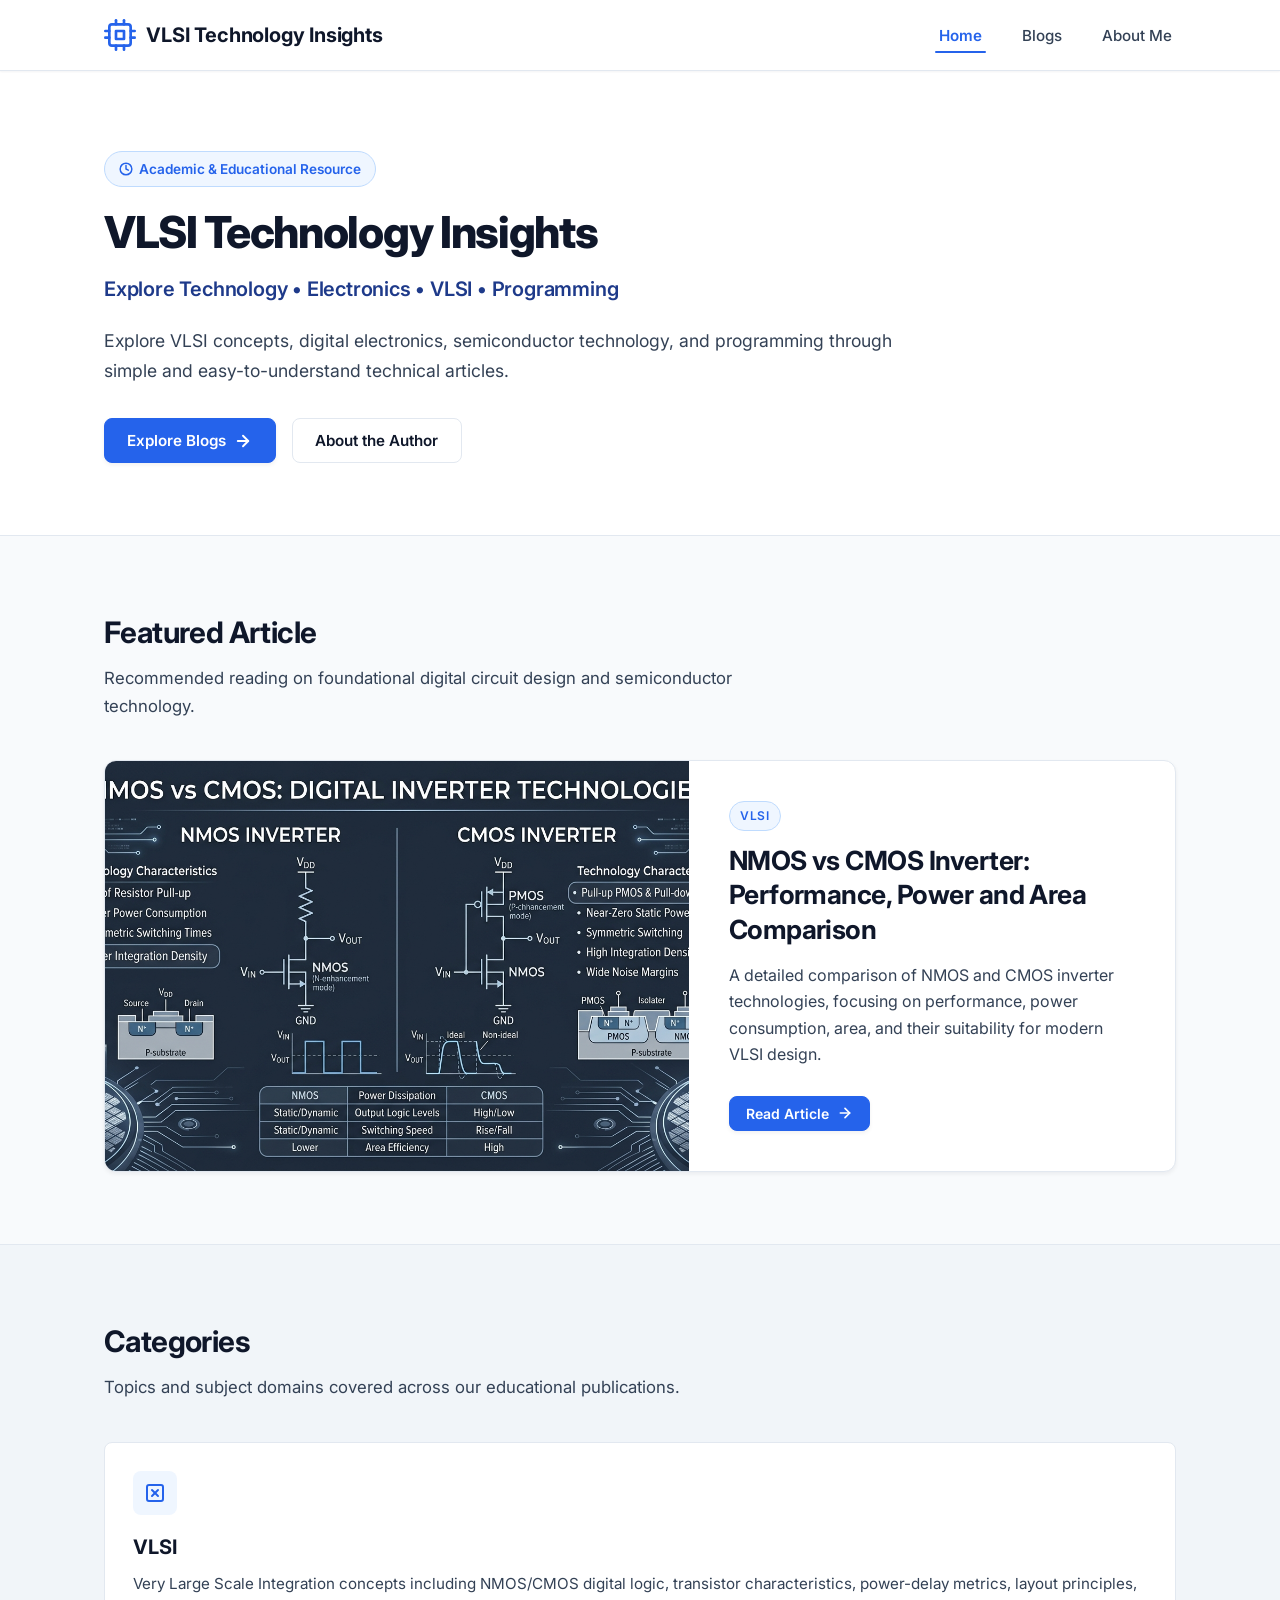
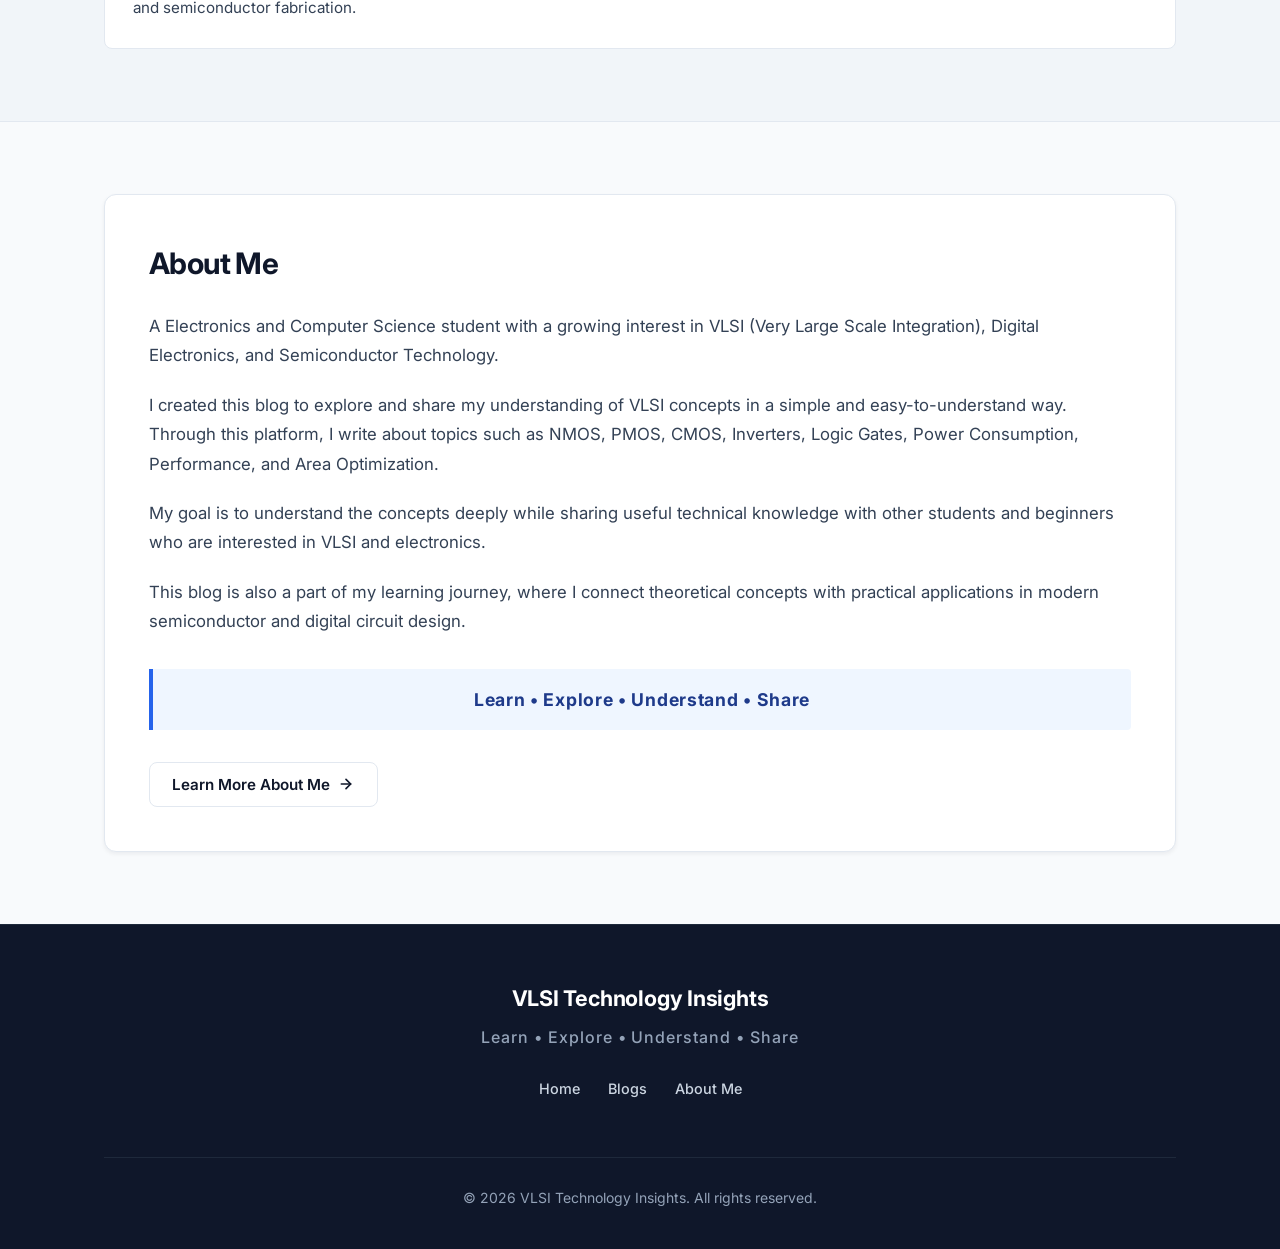
<file: index.html>
<!DOCTYPE html>
<html lang="en">
<head>
  <meta charset="UTF-8">
  <meta name="viewport" content="width=device-width, initial-scale=1.0">
  <title>VLSI Technology Insights | Academic Blog on Semiconductor & Digital Circuit Design</title>
  <meta name="description" content="Explore VLSI concepts, digital electronics, semiconductor technology, and programming through simple and easy-to-understand technical articles.">
  <meta name="author" content="VLSI Technology Insights">
  <link rel="stylesheet" href="css/style.css">
</head>
<body>

  <!-- Navigation Bar -->
  <header class="site-header">
    <div class="container">
      <nav class="nav-bar" aria-label="Main Navigation">
        <a href="index.html" class="brand-logo" id="brand-logo">
          <!-- Microchip / Integrated Circuit SVG Icon -->
          <svg class="brand-icon" viewBox="0 0 24 24" fill="none" stroke="currentColor" stroke-width="2" stroke-linecap="round" stroke-linejoin="round" aria-hidden="true">
            <rect x="4" y="4" width="16" height="16" rx="2"></rect>
            <rect x="9" y="9" width="6" height="6"></rect>
            <line x1="9" y1="1" x2="9" y2="4"></line>
            <line x1="15" y1="1" x2="15" y2="4"></line>
            <line x1="9" y1="20" x2="9" y2="23"></line>
            <line x1="15" y1="20" x2="15" y2="23"></line>
            <line x1="20" y1="9" x2="23" y2="9"></line>
            <line x1="20" y1="14" x2="23" y2="14"></line>
            <line x1="1" y1="9" x2="4" y2="9"></line>
            <line x1="1" y1="14" x2="4" y2="14"></line>
          </svg>
          <span>VLSI Technology Insights</span>
        </a>

        <!-- Hamburger Toggle Button -->
        <button class="menu-toggle" aria-label="Toggle navigation menu" aria-expanded="false" id="menu-toggle">
          <svg class="icon-hamburger" viewBox="0 0 24 24" fill="none" stroke="currentColor" stroke-width="2" stroke-linecap="round" stroke-linejoin="round" aria-hidden="true">
            <line x1="3" y1="6" x2="21" y2="6"></line>
            <line x1="3" y1="12" x2="21" y2="12"></line>
            <line x1="3" y1="18" x2="21" y2="18"></line>
          </svg>
          <svg class="icon-close" viewBox="0 0 24 24" fill="none" stroke="currentColor" stroke-width="2" stroke-linecap="round" stroke-linejoin="round" aria-hidden="true">
            <line x1="18" y1="6" x2="6" y2="18"></line>
            <line x1="6" y1="6" x2="18" y2="18"></line>
          </svg>
        </button>

        <!-- Navigation Menu -->
        <ul class="nav-menu" id="nav-menu">
          <li><a href="index.html" class="nav-link active" id="nav-home">Home</a></li>
          <li><a href="blogs.html" class="nav-link" id="nav-blogs">Blogs</a></li>
          <li><a href="about.html" class="nav-link" id="nav-about">About Me</a></li>
        </ul>
      </nav>
    </div>
  </header>

  <main id="main-content">
    <!-- Hero Section -->
    <section class="hero-section" aria-labelledby="hero-title">
      <div class="container">
        <div class="hero-content">
          <span class="hero-tag">
            <svg width="14" height="14" viewBox="0 0 24 24" fill="none" stroke="currentColor" stroke-width="2.5" stroke-linecap="round" stroke-linejoin="round" aria-hidden="true"><circle cx="12" cy="12" r="10"></circle><polyline points="12 6 12 12 16 14"></polyline></svg>
            Academic &amp; Educational Resource
          </span>
          <h1 class="hero-title" id="hero-title">VLSI Technology Insights</h1>
          <p class="hero-subtitle">Explore Technology • Electronics • VLSI • Programming</p>
          <p class="hero-description">
            Explore VLSI concepts, digital electronics, semiconductor technology, and programming through simple and easy-to-understand technical articles.
          </p>
          <div class="hero-actions">
            <a href="blogs.html" class="btn btn-primary" id="btn-explore-blogs">
              Explore Blogs
              <svg width="18" height="18" viewBox="0 0 24 24" fill="none" stroke="currentColor" stroke-width="2.5" stroke-linecap="round" stroke-linejoin="round" aria-hidden="true"><line x1="5" y1="12" x2="19" y2="12"></line><polyline points="12 5 19 12 12 19"></polyline></svg>
            </a>
            <a href="about.html" class="btn btn-outline" id="btn-hero-about">About the Author</a>
          </div>
        </div>
      </div>
    </section>

    <!-- Featured Article Section -->
    <section class="section" aria-labelledby="featured-heading">
      <div class="container">
        <div class="section-header">
          <h2 class="section-title" id="featured-heading">Featured Article</h2>
          <p class="section-subtitle">Recommended reading on foundational digital circuit design and semiconductor technology.</p>
        </div>

        <article class="featured-card">
          <div class="featured-image-wrapper">
            <img src="images/comparison.png" alt="NMOS vs CMOS Inverter comparison circuit schematics and semiconductor characteristics" class="featured-image" loading="lazy">
          </div>
          <div class="featured-content">
            <div class="featured-category">
              <span class="badge">VLSI</span>
            </div>
            <h3 class="featured-title">
              <a href="nmos-cmos.html" id="featured-article-title-link">NMOS vs CMOS Inverter: Performance, Power and Area Comparison</a>
            </h3>
            <p class="featured-description">
              A detailed comparison of NMOS and CMOS inverter technologies, focusing on performance, power consumption, area, and their suitability for modern VLSI design.
            </p>
            <div class="featured-footer">
              <a href="nmos-cmos.html" class="btn btn-primary btn-sm" id="btn-read-featured">
                Read Article
                <svg width="16" height="16" viewBox="0 0 24 24" fill="none" stroke="currentColor" stroke-width="2.5" stroke-linecap="round" stroke-linejoin="round" aria-hidden="true"><line x1="5" y1="12" x2="19" y2="12"></line><polyline points="12 5 19 12 12 19"></polyline></svg>
              </a>
            </div>
          </div>
        </article>
      </div>
    </section>

    <!-- Categories Section -->
    <section class="section section-muted" aria-labelledby="categories-heading">
      <div class="container">
        <div class="section-header">
          <h2 class="section-title" id="categories-heading">Categories</h2>
          <p class="section-subtitle">Topics and subject domains covered across our educational publications.</p>
        </div>

        <div class="categories-grid">
          <div class="category-card" id="category-card-vlsi">
            <div class="category-icon" aria-hidden="true">
              <svg width="24" height="24" viewBox="0 0 24 24" fill="none" stroke="currentColor" stroke-width="2" stroke-linecap="round" stroke-linejoin="round">
                <rect x="4" y="4" width="16" height="16" rx="2"></rect>
                <line x1="9" y1="9" x2="15" y2="15"></line>
                <line x1="15" y1="9" x2="9" y2="15"></line>
              </svg>
            </div>
            <h3 class="category-name">VLSI</h3>
            <p class="category-desc">
              Very Large Scale Integration concepts including NMOS/CMOS digital logic, transistor characteristics, power-delay metrics, layout principles, and semiconductor fabrication.
            </p>
          </div>
        </div>
      </div>
    </section>

    <!-- About Me Section on Home Page -->
    <section class="section" aria-labelledby="about-heading">
      <div class="container">
        <div class="about-card">
          <div class="section-header" style="margin-bottom: 1.5rem;">
            <h2 class="section-title" id="about-heading">About Me</h2>
          </div>

          <p class="about-text">
            A Electronics and Computer Science student with a growing interest in VLSI (Very Large Scale Integration), Digital Electronics, and Semiconductor Technology.
          </p>
          <p class="about-text">
            I created this blog to explore and share my understanding of VLSI concepts in a simple and easy-to-understand way. Through this platform, I write about topics such as NMOS, PMOS, CMOS, Inverters, Logic Gates, Power Consumption, Performance, and Area Optimization.
          </p>
          <p class="about-text">
            My goal is to understand the concepts deeply while sharing useful technical knowledge with other students and beginners who are interested in VLSI and electronics.
          </p>
          <p class="about-text">
            This blog is also a part of my learning journey, where I connect theoretical concepts with practical applications in modern semiconductor and digital circuit design.
          </p>

          <!-- Core Motto Banner -->
          <div class="about-motto" id="home-motto">
            Learn • Explore • Understand • Share
          </div>

          <div style="margin-top: 1.75rem;">
            <a href="about.html" class="btn btn-outline" id="btn-learn-more-about">
              Learn More About Me
              <svg width="16" height="16" viewBox="0 0 24 24" fill="none" stroke="currentColor" stroke-width="2.5" stroke-linecap="round" stroke-linejoin="round" aria-hidden="true"><line x1="5" y1="12" x2="19" y2="12"></line><polyline points="12 5 19 12 12 19"></polyline></svg>
            </a>
          </div>
        </div>
      </div>
    </section>
  </main>

  <!-- Footer -->
  <footer class="site-footer">
    <div class="container">
      <div class="footer-top">
        <p class="footer-brand">VLSI Technology Insights</p>
        <p class="footer-motto">Learn • Explore • Understand • Share</p>
        <ul class="footer-nav">
          <li><a href="index.html">Home</a></li>
          <li><a href="blogs.html">Blogs</a></li>
          <li><a href="about.html">About Me</a></li>
        </ul>
      </div>
      <div class="footer-bottom">
        <p>&copy; 2026 VLSI Technology Insights. All rights reserved.</p>
      </div>
    </div>
  </footer>

  <!-- Floating Back to Top Button -->
  <button class="back-to-top" aria-label="Back to top" id="back-to-top-btn">
    <svg viewBox="0 0 24 24" fill="none" stroke="currentColor" stroke-width="2.5" stroke-linecap="round" stroke-linejoin="round" aria-hidden="true">
      <polyline points="18 15 12 9 6 15"></polyline>
    </svg>
  </button>

  <script src="js/script.js"></script>
</body>
</html>
</file>
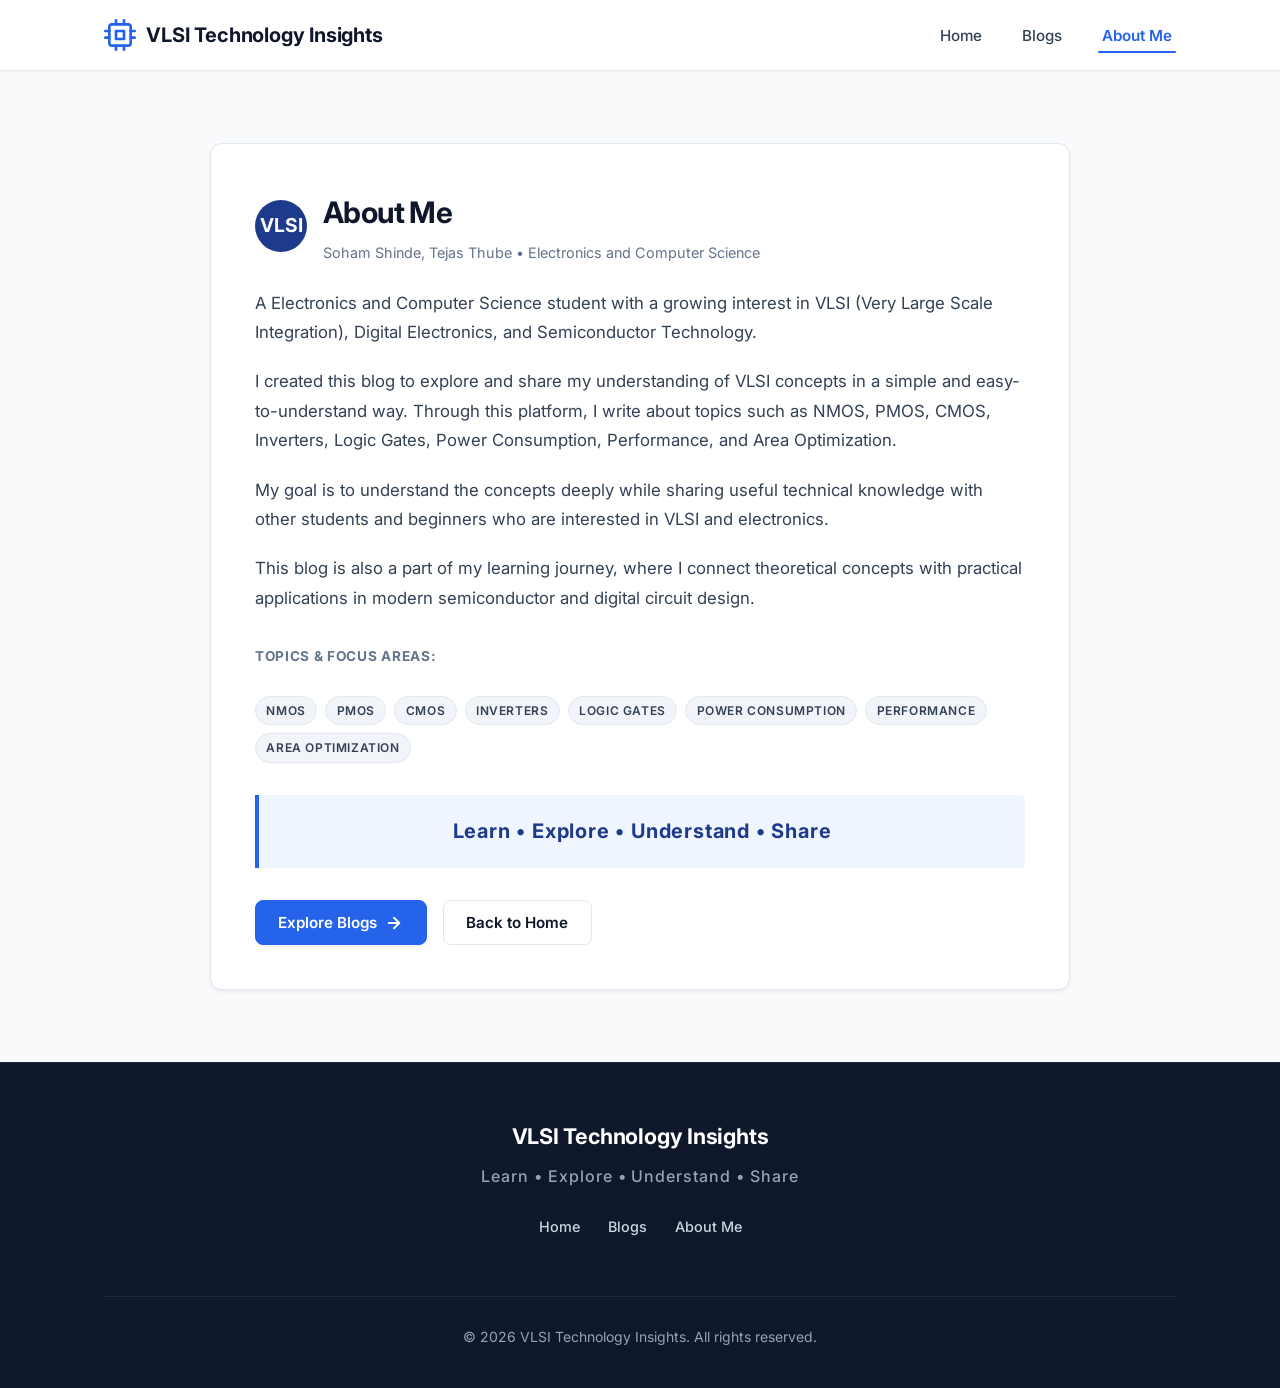
<file: about.html>
<!DOCTYPE html>
<html lang="en">
<head>
  <meta charset="UTF-8">
  <meta name="viewport" content="width=device-width, initial-scale=1.0">
  <title>About Me | VLSI Technology Insights</title>
  <meta name="description" content="Learn more about the author of VLSI Technology Insights - an Electronics and Computer Science student exploring semiconductor circuits.">
  <meta name="author" content="VLSI Technology Insights">
  <link rel="stylesheet" href="css/style.css">
</head>
<body>

  <!-- Navigation Bar -->
  <header class="site-header">
    <div class="container">
      <nav class="nav-bar" aria-label="Main Navigation">
        <a href="index.html" class="brand-logo" id="brand-logo">
          <svg class="brand-icon" viewBox="0 0 24 24" fill="none" stroke="currentColor" stroke-width="2" stroke-linecap="round" stroke-linejoin="round" aria-hidden="true">
            <rect x="4" y="4" width="16" height="16" rx="2"></rect>
            <rect x="9" y="9" width="6" height="6"></rect>
            <line x1="9" y1="1" x2="9" y2="4"></line>
            <line x1="15" y1="1" x2="15" y2="4"></line>
            <line x1="9" y1="20" x2="9" y2="23"></line>
            <line x1="15" y1="20" x2="15" y2="23"></line>
            <line x1="20" y1="9" x2="23" y2="9"></line>
            <line x1="20" y1="14" x2="23" y2="14"></line>
            <line x1="1" y1="9" x2="4" y2="9"></line>
            <line x1="1" y1="14" x2="4" y2="14"></line>
          </svg>
          <span>VLSI Technology Insights</span>
        </a>

        <!-- Hamburger Toggle Button -->
        <button class="menu-toggle" aria-label="Toggle navigation menu" aria-expanded="false" id="menu-toggle">
          <svg class="icon-hamburger" viewBox="0 0 24 24" fill="none" stroke="currentColor" stroke-width="2" stroke-linecap="round" stroke-linejoin="round" aria-hidden="true">
            <line x1="3" y1="6" x2="21" y2="6"></line>
            <line x1="3" y1="12" x2="21" y2="12"></line>
            <line x1="3" y1="18" x2="21" y2="18"></line>
          </svg>
          <svg class="icon-close" viewBox="0 0 24 24" fill="none" stroke="currentColor" stroke-width="2" stroke-linecap="round" stroke-linejoin="round" aria-hidden="true">
            <line x1="18" y1="6" x2="6" y2="18"></line>
            <line x1="6" y1="6" x2="18" y2="18"></line>
          </svg>
        </button>

        <!-- Navigation Menu -->
        <ul class="nav-menu" id="nav-menu">
          <li><a href="index.html" class="nav-link" id="nav-home">Home</a></li>
          <li><a href="blogs.html" class="nav-link" id="nav-blogs">Blogs</a></li>
          <li><a href="about.html" class="nav-link active" id="nav-about">About Me</a></li>
        </ul>
      </nav>
    </div>
  </header>

  <main id="main-content">
    <section class="section" aria-labelledby="about-heading">
      <div class="container">
        <div class="about-card" style="max-width: 860px; margin: 0 auto;">
          <div class="about-header-inline">
            <div class="about-avatar-icon" aria-hidden="true">
              VLSI
            </div>
            <div>
              <h1 class="section-title" id="about-heading" style="margin-bottom: 0.25rem;">About Me</h1>
              <p class="about-role-subtitle">Soham Shinde, Tejas Thube &bull; Electronics and Computer Science</p>
            </div>
          </div>

          <p class="about-text">
            A Electronics and Computer Science student with a growing interest in VLSI (Very Large Scale Integration), Digital Electronics, and Semiconductor Technology.
          </p>

          <p class="about-text">
            I created this blog to explore and share my understanding of VLSI concepts in a simple and easy-to-understand way. Through this platform, I write about topics such as NMOS, PMOS, CMOS, Inverters, Logic Gates, Power Consumption, Performance, and Area Optimization.
          </p>

          <p class="about-text">
            My goal is to understand the concepts deeply while sharing useful technical knowledge with other students and beginners who are interested in VLSI and electronics.
          </p>

          <p class="about-text">
            This blog is also a part of my learning journey, where I connect theoretical concepts with practical applications in modern semiconductor and digital circuit design.
          </p>

          <!-- Core Academic Topic Badges -->
          <div style="margin: 2rem 0 1rem 0;">
            <p style="font-size: 0.85rem; font-weight: 700; text-transform: uppercase; color: var(--text-muted); letter-spacing: 0.05em; margin-bottom: 0.75rem;">
              Topics &amp; Focus Areas:
            </p>
            <div class="about-topics">
              <span class="badge badge-neutral">NMOS</span>
              <span class="badge badge-neutral">PMOS</span>
              <span class="badge badge-neutral">CMOS</span>
              <span class="badge badge-neutral">Inverters</span>
              <span class="badge badge-neutral">Logic Gates</span>
              <span class="badge badge-neutral">Power Consumption</span>
              <span class="badge badge-neutral">Performance</span>
              <span class="badge badge-neutral">Area Optimization</span>
            </div>
          </div>

          <!-- Prominent Motto Banner -->
          <div class="about-motto" id="about-page-motto" style="font-size: 1.25rem; padding: 1.25rem;">
            Learn • Explore • Understand • Share
          </div>

          <div style="margin-top: 2rem; display: flex; gap: 1rem; flex-wrap: wrap;">
            <a href="blogs.html" class="btn btn-primary" id="btn-explore-from-about">
              Explore Blogs
              <svg width="18" height="18" viewBox="0 0 24 24" fill="none" stroke="currentColor" stroke-width="2.5" stroke-linecap="round" stroke-linejoin="round" aria-hidden="true"><line x1="5" y1="12" x2="19" y2="12"></line><polyline points="12 5 19 12 12 19"></polyline></svg>
            </a>
            <a href="index.html" class="btn btn-outline" id="btn-back-home">Back to Home</a>
          </div>

        </div>
      </div>
    </section>
  </main>

  <!-- Footer -->
  <footer class="site-footer">
    <div class="container">
      <div class="footer-top">
        <p class="footer-brand">VLSI Technology Insights</p>
        <p class="footer-motto">Learn • Explore • Understand • Share</p>
        <ul class="footer-nav">
          <li><a href="index.html">Home</a></li>
          <li><a href="blogs.html">Blogs</a></li>
          <li><a href="about.html">About Me</a></li>
        </ul>
      </div>
      <div class="footer-bottom">
        <p>&copy; 2026 VLSI Technology Insights. All rights reserved.</p>
      </div>
    </div>
  </footer>

  <!-- Floating Back to Top Button -->
  <button class="back-to-top" aria-label="Back to top" id="back-to-top-btn">
    <svg viewBox="0 0 24 24" fill="none" stroke="currentColor" stroke-width="2.5" stroke-linecap="round" stroke-linejoin="round" aria-hidden="true">
      <polyline points="18 15 12 9 6 15"></polyline>
    </svg>
  </button>

  <script src="js/script.js"></script>
</body>
</html>
</file>
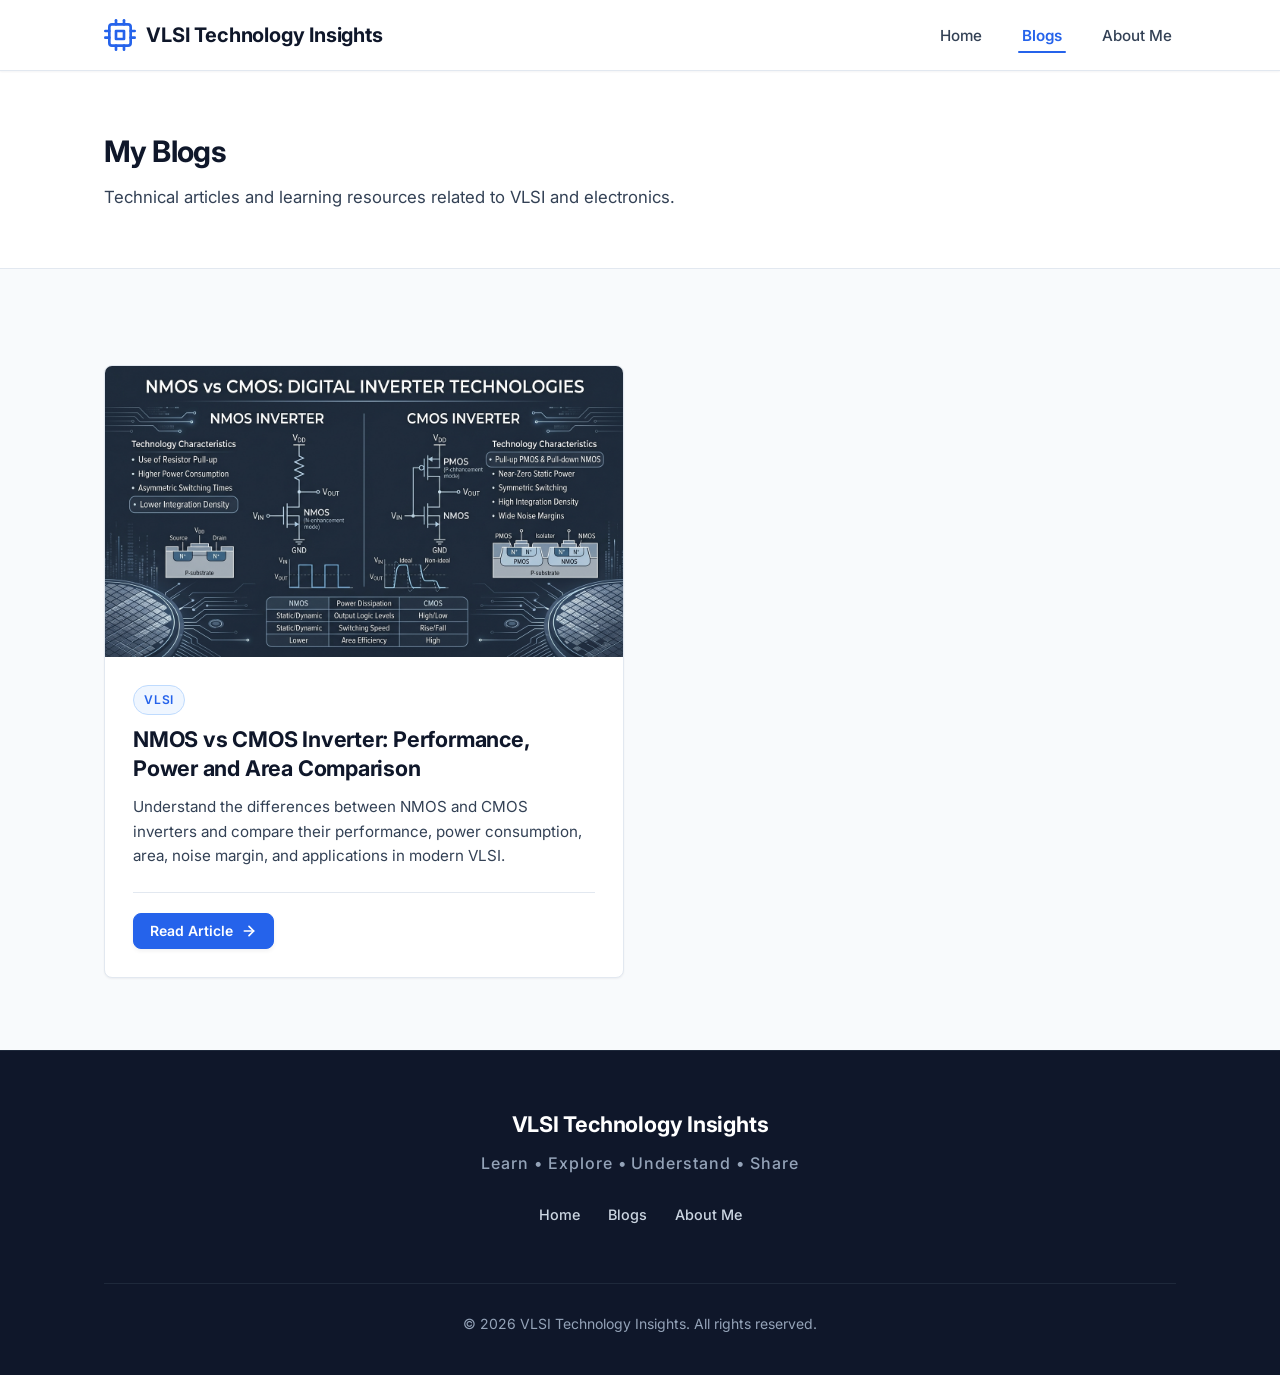
<file: blogs.html>
<!DOCTYPE html>
<html lang="en">
<head>
  <meta charset="UTF-8">
  <meta name="viewport" content="width=device-width, initial-scale=1.0">
  <title>My Blogs | VLSI Technology Insights</title>
  <meta name="description" content="Technical articles and learning resources related to VLSI and electronics. Explore NMOS, PMOS, and CMOS circuit design.">
  <meta name="author" content="VLSI Technology Insights">
  <link rel="stylesheet" href="css/style.css">
</head>
<body>

  <!-- Navigation Bar -->
  <header class="site-header">
    <div class="container">
      <nav class="nav-bar" aria-label="Main Navigation">
        <a href="index.html" class="brand-logo" id="brand-logo">
          <svg class="brand-icon" viewBox="0 0 24 24" fill="none" stroke="currentColor" stroke-width="2" stroke-linecap="round" stroke-linejoin="round" aria-hidden="true">
            <rect x="4" y="4" width="16" height="16" rx="2"></rect>
            <rect x="9" y="9" width="6" height="6"></rect>
            <line x1="9" y1="1" x2="9" y2="4"></line>
            <line x1="15" y1="1" x2="15" y2="4"></line>
            <line x1="9" y1="20" x2="9" y2="23"></line>
            <line x1="15" y1="20" x2="15" y2="23"></line>
            <line x1="20" y1="9" x2="23" y2="9"></line>
            <line x1="20" y1="14" x2="23" y2="14"></line>
            <line x1="1" y1="9" x2="4" y2="9"></line>
            <line x1="1" y1="14" x2="4" y2="14"></line>
          </svg>
          <span>VLSI Technology Insights</span>
        </a>

        <!-- Hamburger Toggle Button -->
        <button class="menu-toggle" aria-label="Toggle navigation menu" aria-expanded="false" id="menu-toggle">
          <svg class="icon-hamburger" viewBox="0 0 24 24" fill="none" stroke="currentColor" stroke-width="2" stroke-linecap="round" stroke-linejoin="round" aria-hidden="true">
            <line x1="3" y1="6" x2="21" y2="6"></line>
            <line x1="3" y1="12" x2="21" y2="12"></line>
            <line x1="3" y1="18" x2="21" y2="18"></line>
          </svg>
          <svg class="icon-close" viewBox="0 0 24 24" fill="none" stroke="currentColor" stroke-width="2" stroke-linecap="round" stroke-linejoin="round" aria-hidden="true">
            <line x1="18" y1="6" x2="6" y2="18"></line>
            <line x1="6" y1="6" x2="18" y2="18"></line>
          </svg>
        </button>

        <!-- Navigation Menu -->
        <ul class="nav-menu" id="nav-menu">
          <li><a href="index.html" class="nav-link" id="nav-home">Home</a></li>
          <li><a href="blogs.html" class="nav-link active" id="nav-blogs">Blogs</a></li>
          <li><a href="about.html" class="nav-link" id="nav-about">About Me</a></li>
        </ul>
      </nav>
    </div>
  </header>

  <main id="main-content">
    <!-- Header Section -->
    <section class="blogs-header" aria-labelledby="blogs-page-heading">
      <div class="container">
        <h1 class="section-title" id="blogs-page-heading">My Blogs</h1>
        <p class="section-subtitle">
          Technical articles and learning resources related to VLSI and electronics.
        </p>
      </div>
    </section>

    <!-- Articles Grid Section -->
    <section class="section" aria-label="Blog Articles List">
      <div class="container">
        <div class="blog-grid" id="blog-posts-container">

          <!-- Blog Card: NMOS vs CMOS Inverter -->
          <article class="blog-card" id="blog-card-nmos-cmos">
            <div class="blog-card-media">
              <img src="images/comparison.png" alt="NMOS vs CMOS Inverter comparison schematics and technology metrics" loading="lazy">
            </div>
            <div class="blog-card-body">
              <div class="blog-card-category">
                <span class="badge">VLSI</span>
              </div>
              <h2 class="blog-card-title">
                <a href="nmos-cmos.html">NMOS vs CMOS Inverter: Performance, Power and Area Comparison</a>
              </h2>
              <p class="blog-card-excerpt">
                Understand the differences between NMOS and CMOS inverters and compare their performance, power consumption, area, noise margin, and applications in modern VLSI.
              </p>
              <div class="blog-card-footer">
                <a href="nmos-cmos.html" class="btn btn-primary btn-sm" id="btn-read-article">
                  Read Article
                  <svg width="16" height="16" viewBox="0 0 24 24" fill="none" stroke="currentColor" stroke-width="2.5" stroke-linecap="round" stroke-linejoin="round" aria-hidden="true"><line x1="5" y1="12" x2="19" y2="12"></line><polyline points="12 5 19 12 12 19"></polyline></svg>
                </a>
              </div>
            </div>
          </article>

        </div>
      </div>
    </section>
  </main>

  <!-- Footer -->
  <footer class="site-footer">
    <div class="container">
      <div class="footer-top">
        <p class="footer-brand">VLSI Technology Insights</p>
        <p class="footer-motto">Learn • Explore • Understand • Share</p>
        <ul class="footer-nav">
          <li><a href="index.html">Home</a></li>
          <li><a href="blogs.html">Blogs</a></li>
          <li><a href="about.html">About Me</a></li>
        </ul>
      </div>
      <div class="footer-bottom">
        <p>&copy; 2026 VLSI Technology Insights. All rights reserved.</p>
      </div>
    </div>
  </footer>

  <!-- Floating Back to Top Button -->
  <button class="back-to-top" aria-label="Back to top" id="back-to-top-btn">
    <svg viewBox="0 0 24 24" fill="none" stroke="currentColor" stroke-width="2.5" stroke-linecap="round" stroke-linejoin="round" aria-hidden="true">
      <polyline points="18 15 12 9 6 15"></polyline>
    </svg>
  </button>

  <script src="js/script.js"></script>
</body>
</html>
</file>
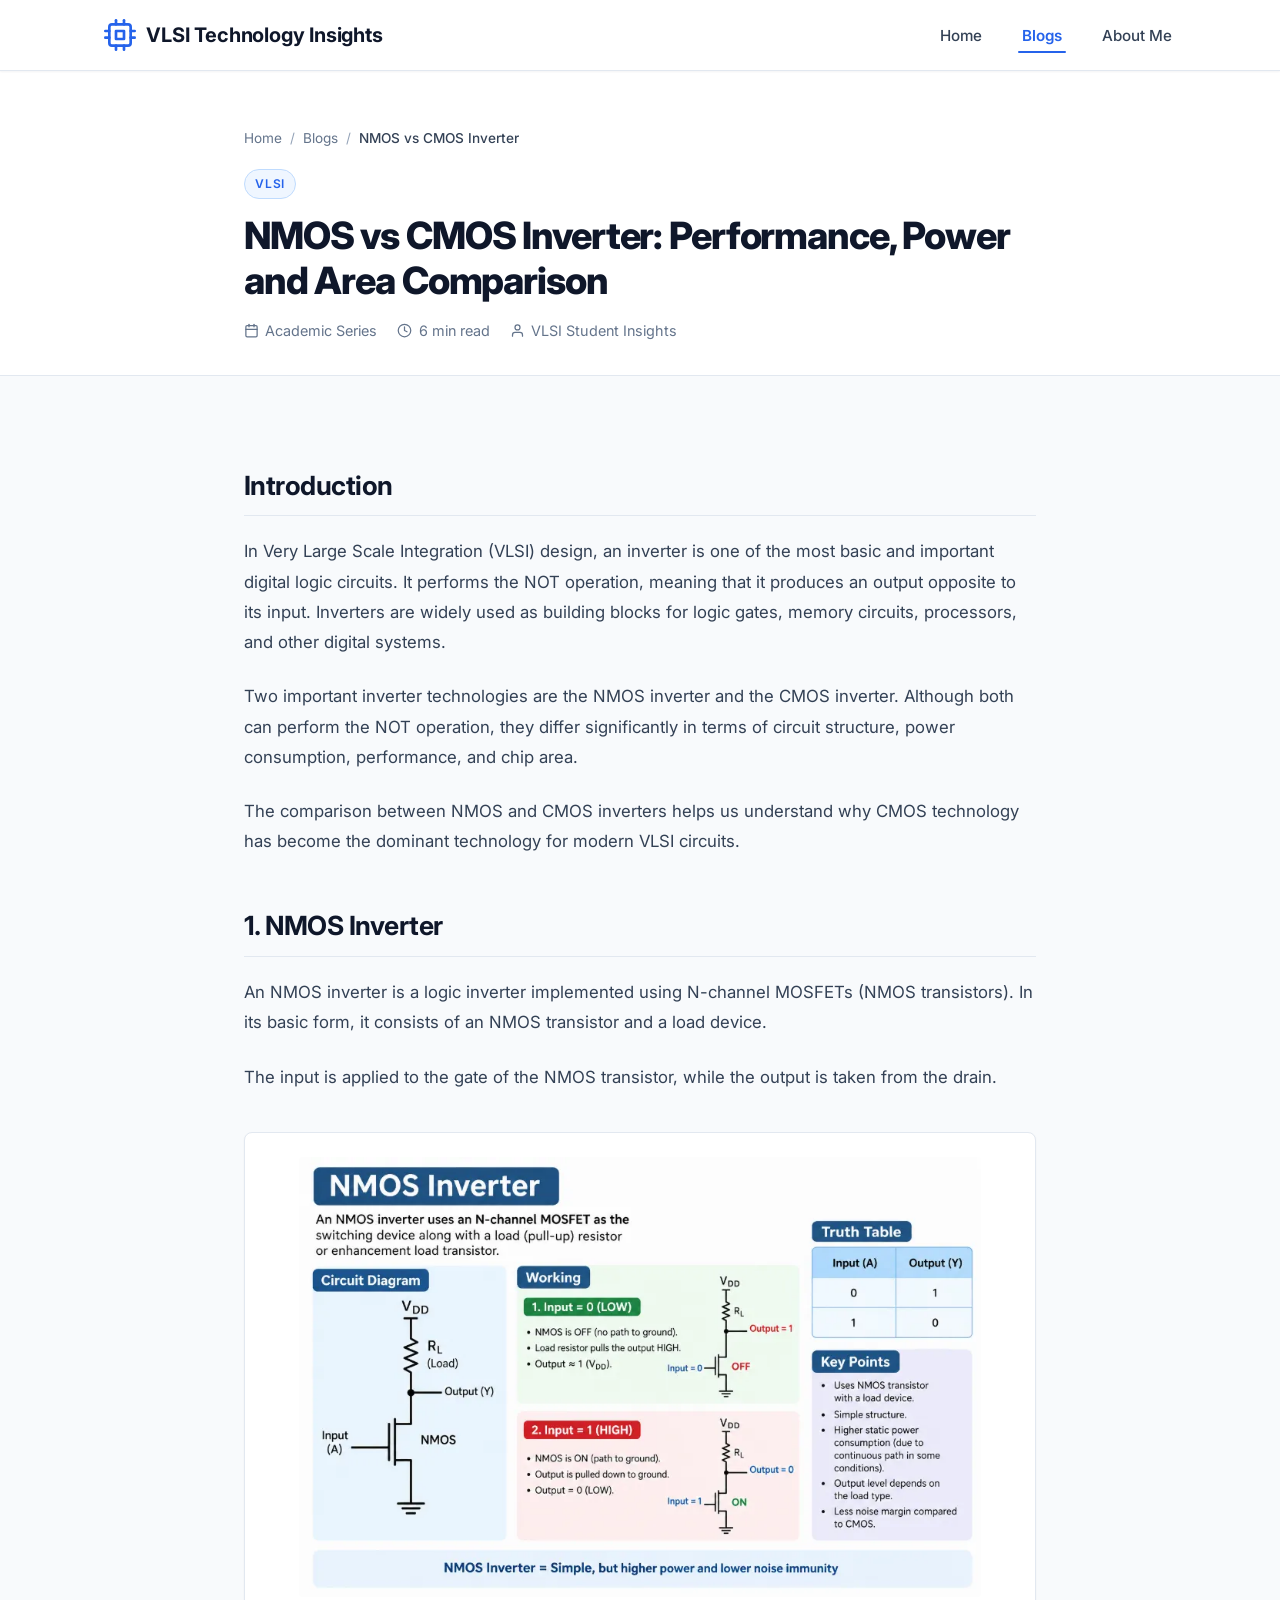
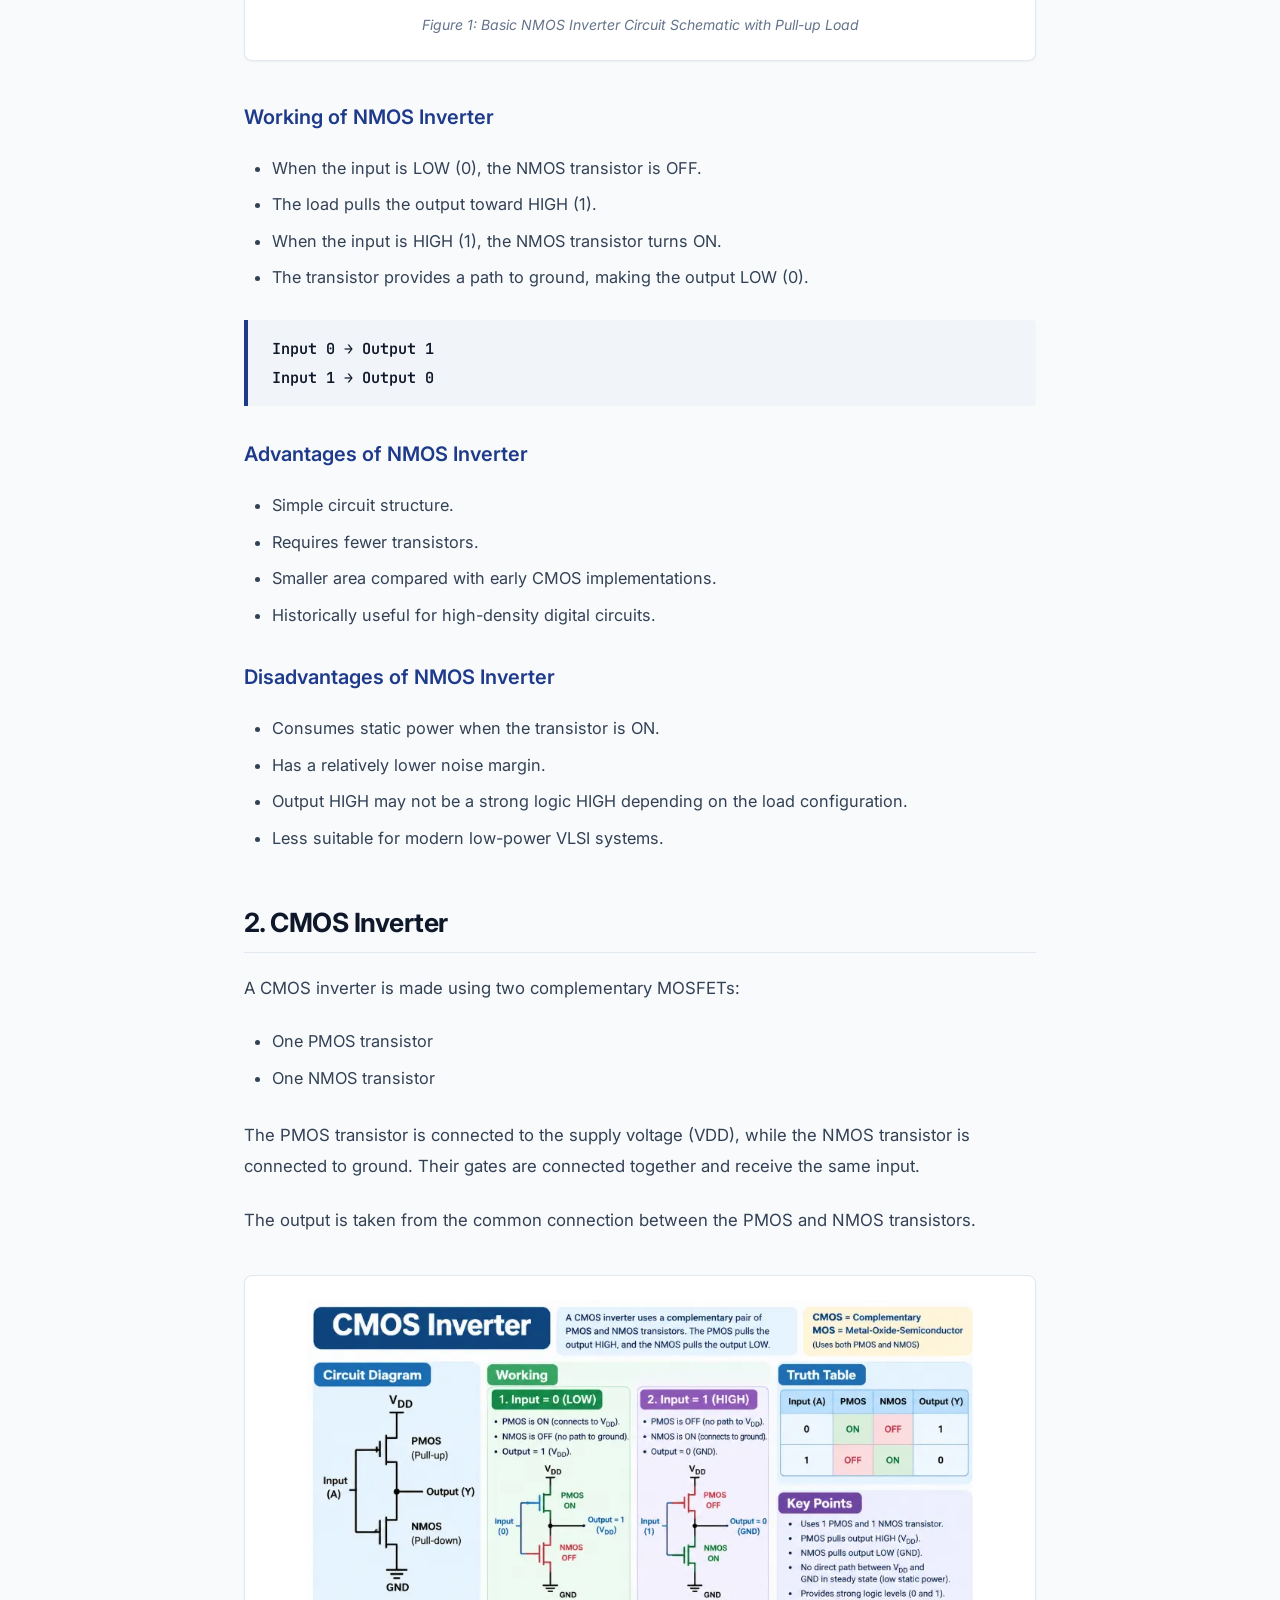
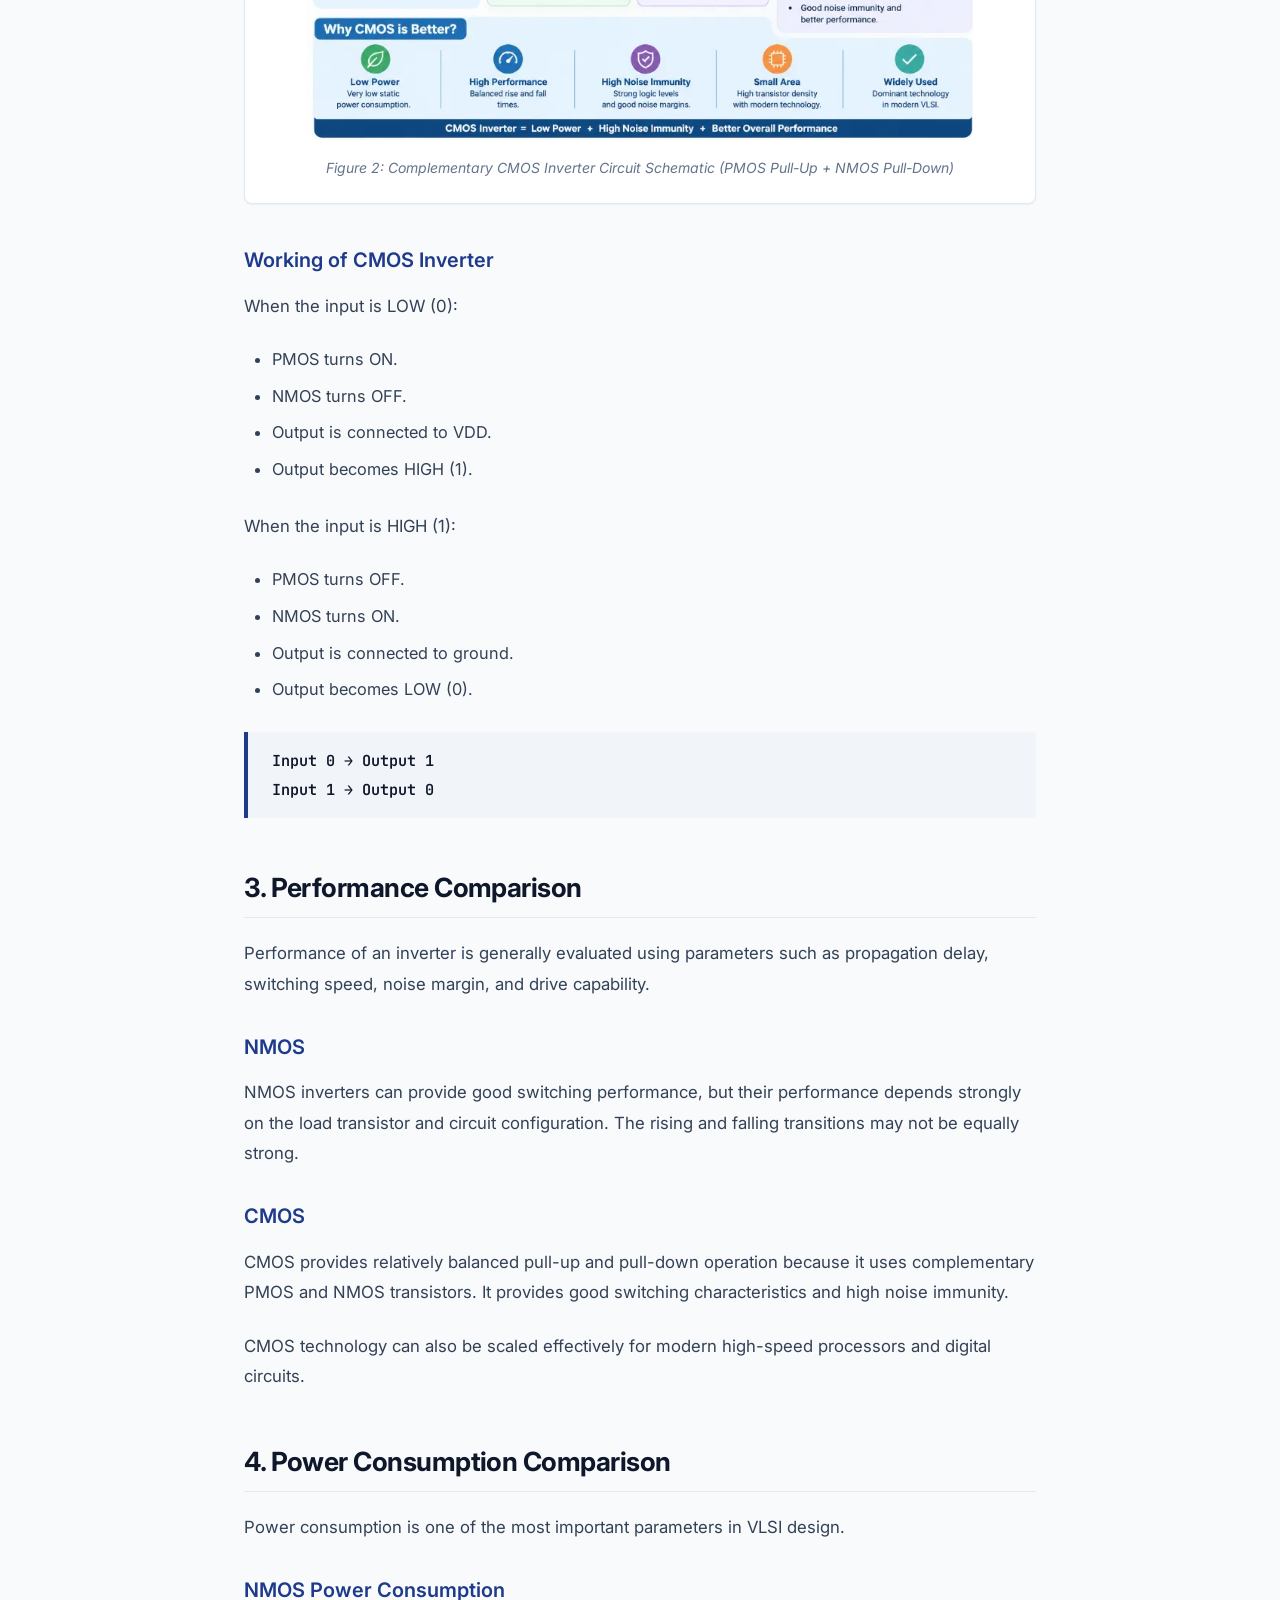
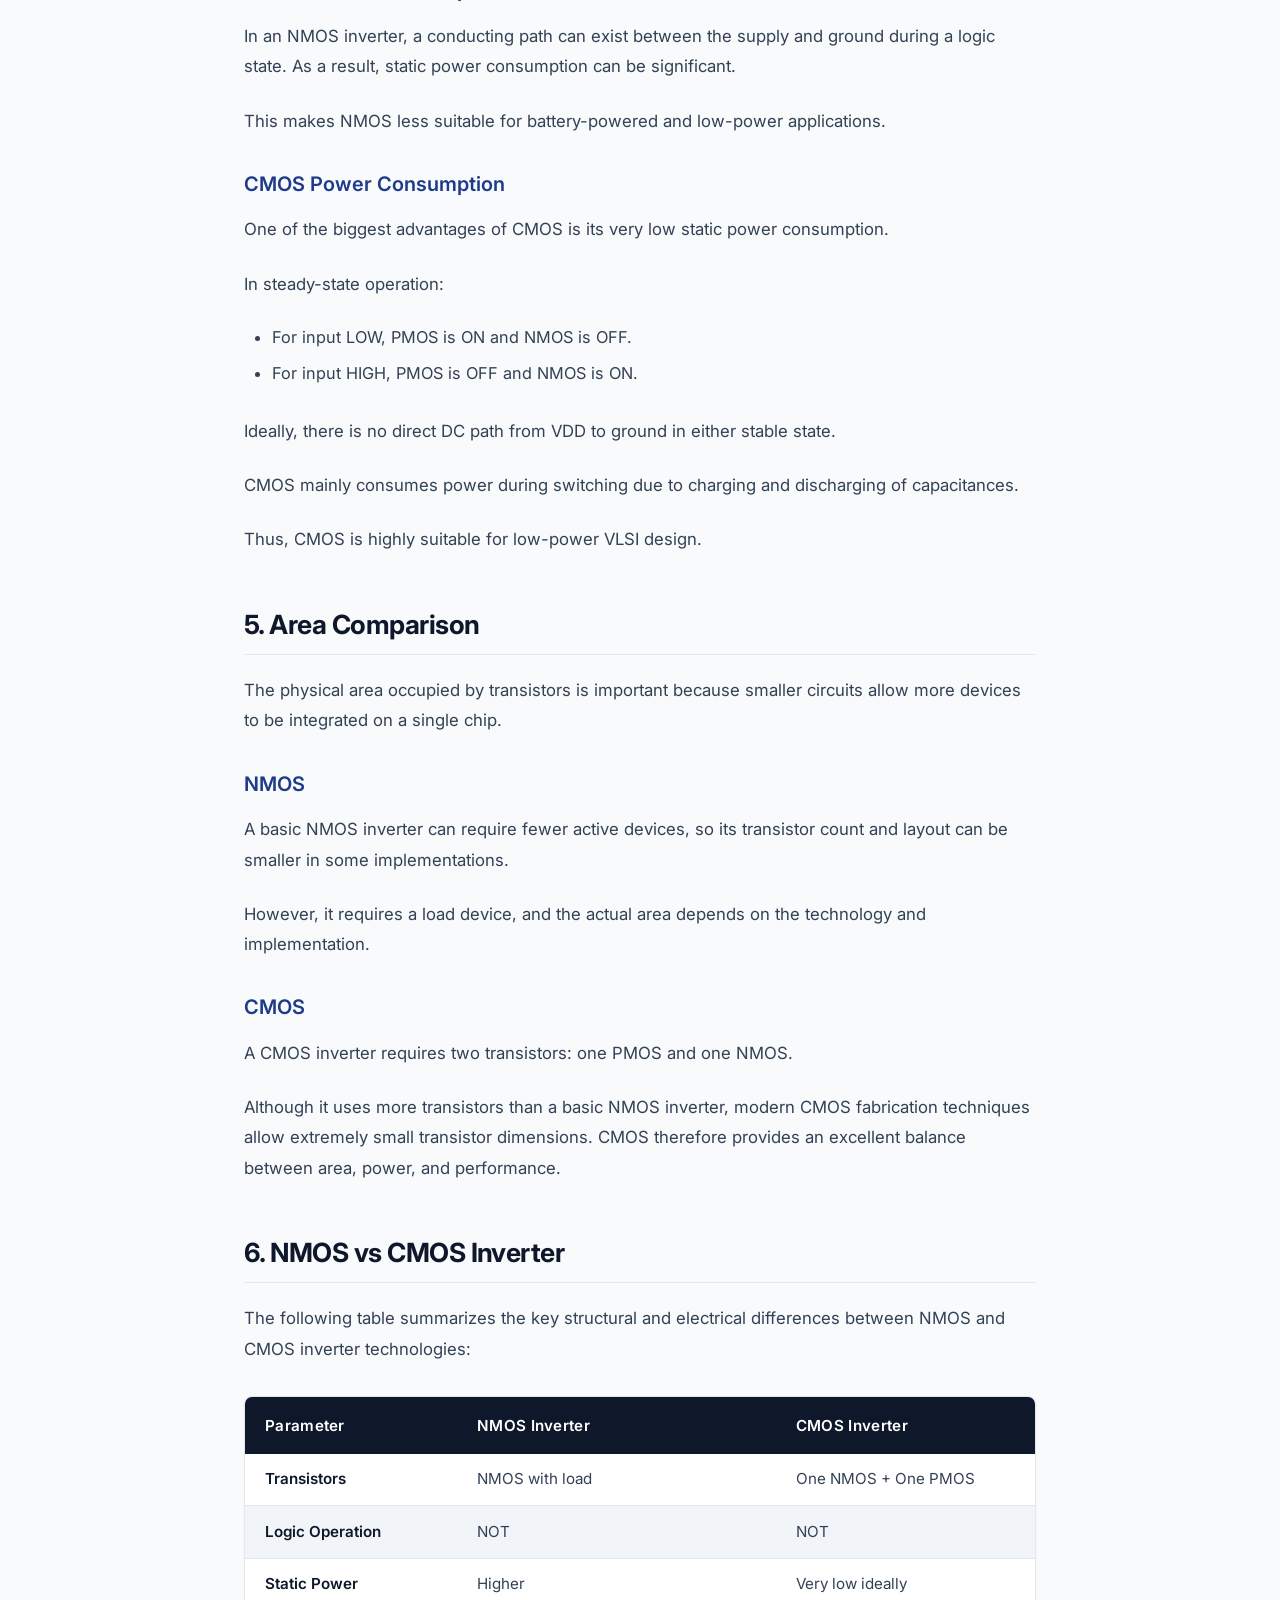
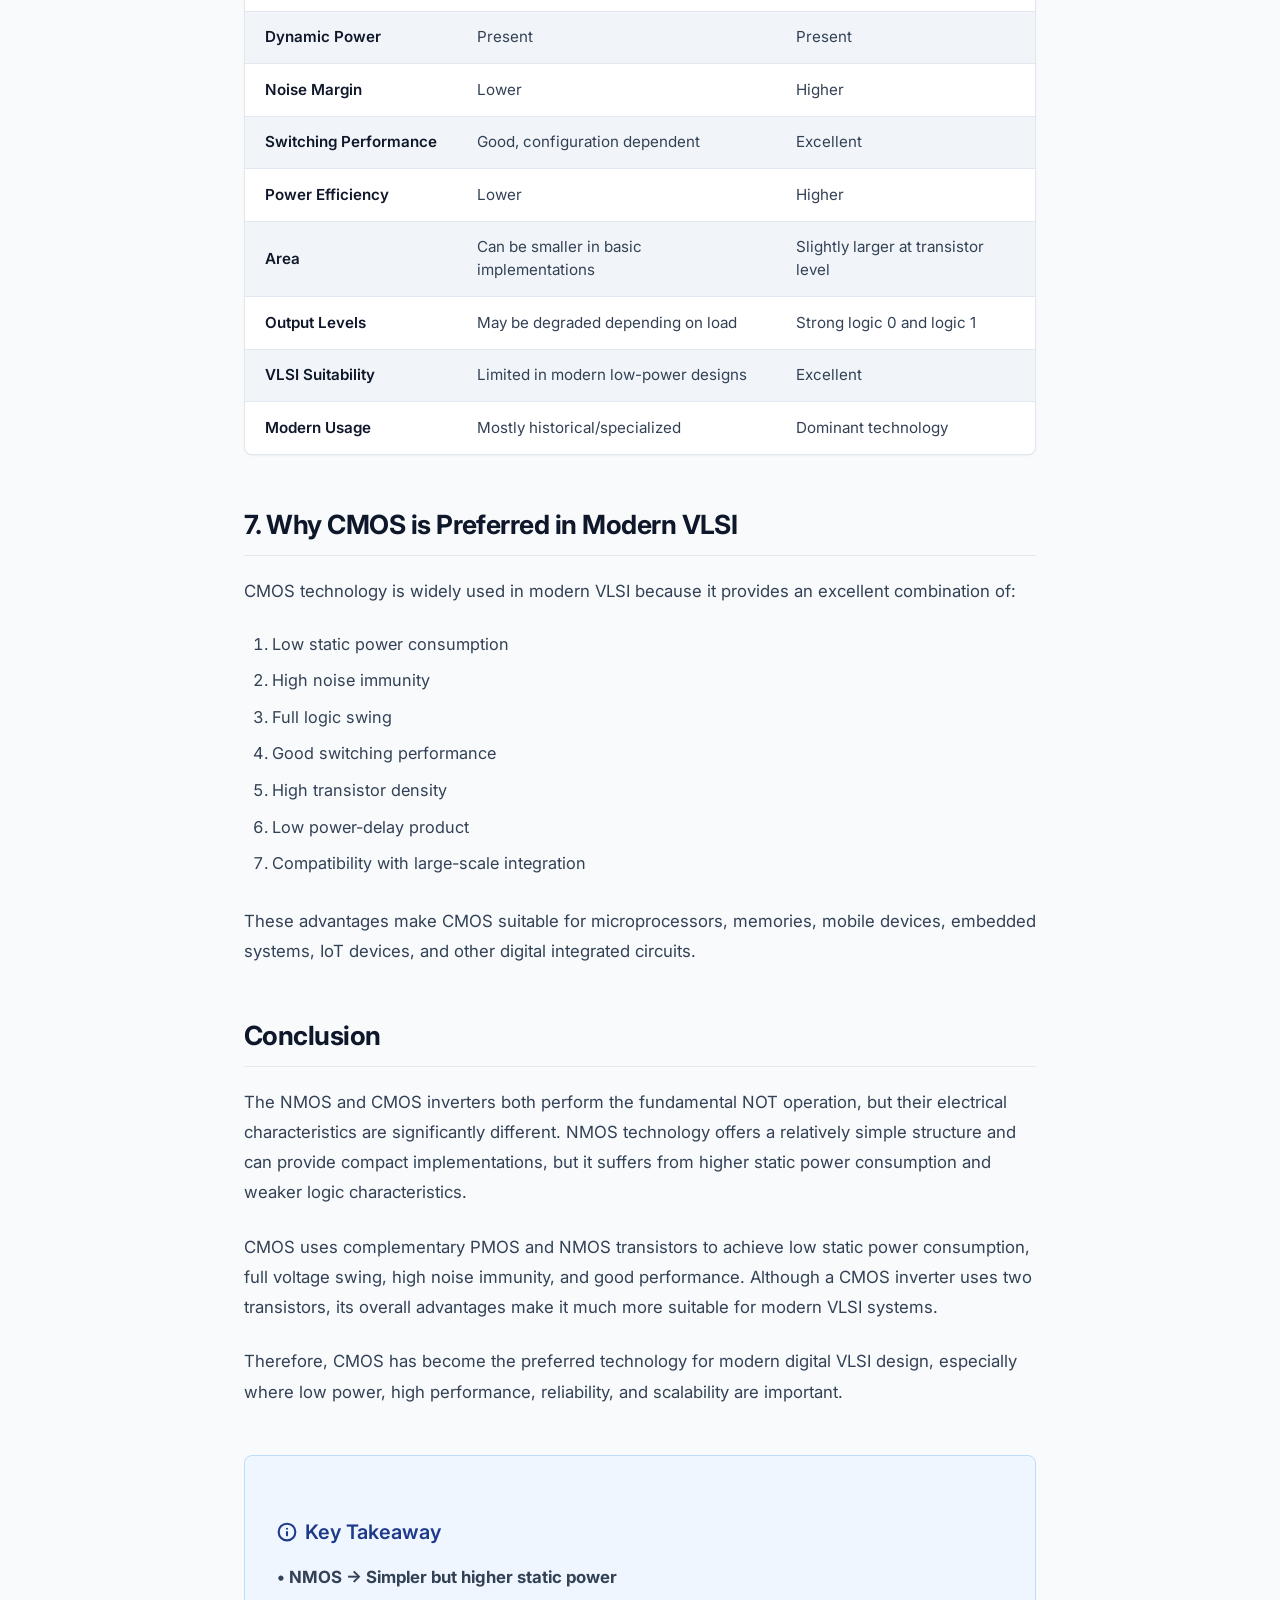
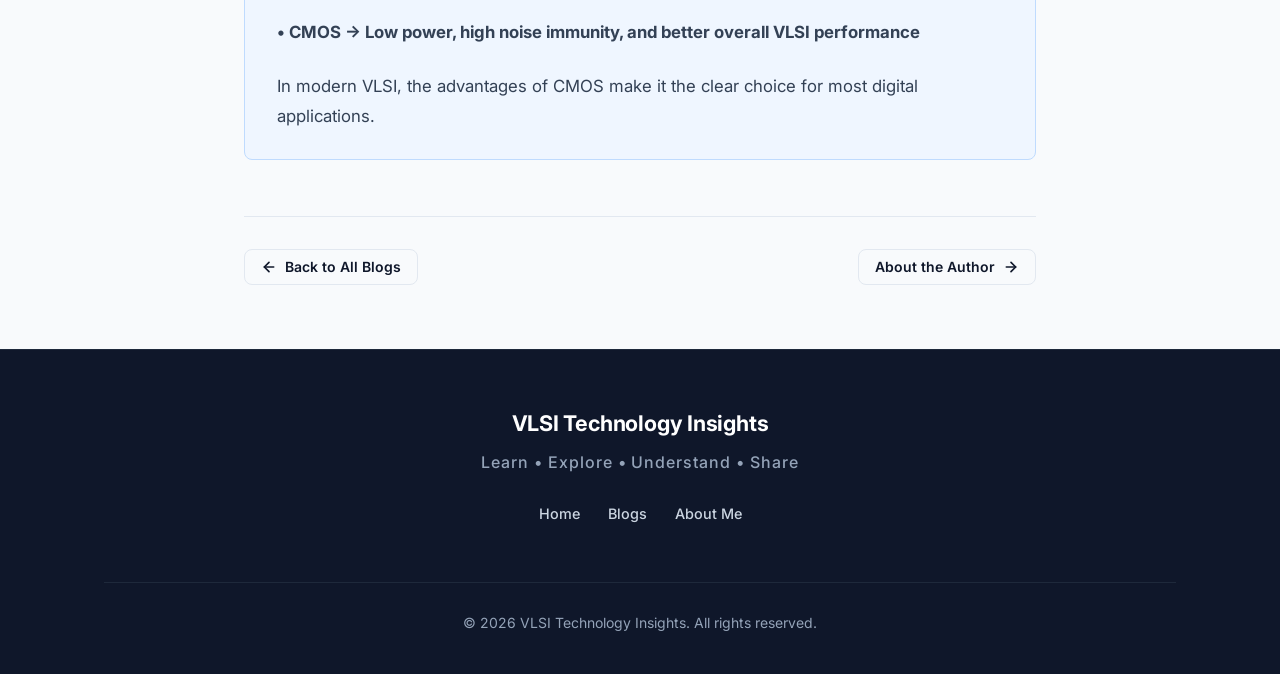
<file: nmos-cmos.html>
<!DOCTYPE html>
<html lang="en">
<head>
  <meta charset="UTF-8">
  <meta name="viewport" content="width=device-width, initial-scale=1.0">
  <title>NMOS vs CMOS Inverter: Performance, Power and Area Comparison | VLSI Technology Insights</title>
  <meta name="description" content="A simple comparison of NMOS and CMOS inverters covering performance, power consumption, area, noise margin, applications, and modern VLSI usage.">
  <meta name="author" content="VLSI Technology Insights">
  <link rel="stylesheet" href="css/style.css">
</head>
<body>

  <!-- Reading Progress Bar -->
  <div id="reading-progress-bar" role="progressbar" aria-label="Reading progress" aria-valuenow="0" aria-valuemin="0" aria-valuemax="100"></div>

  <!-- Navigation Bar -->
  <header class="site-header">
    <div class="container">
      <nav class="nav-bar" aria-label="Main Navigation">
        <a href="index.html" class="brand-logo" id="brand-logo">
          <svg class="brand-icon" viewBox="0 0 24 24" fill="none" stroke="currentColor" stroke-width="2" stroke-linecap="round" stroke-linejoin="round" aria-hidden="true">
            <rect x="4" y="4" width="16" height="16" rx="2"></rect>
            <rect x="9" y="9" width="6" height="6"></rect>
            <line x1="9" y1="1" x2="9" y2="4"></line>
            <line x1="15" y1="1" x2="15" y2="4"></line>
            <line x1="9" y1="20" x2="9" y2="23"></line>
            <line x1="15" y1="20" x2="15" y2="23"></line>
            <line x1="20" y1="9" x2="23" y2="9"></line>
            <line x1="20" y1="14" x2="23" y2="14"></line>
            <line x1="1" y1="9" x2="4" y2="9"></line>
            <line x1="1" y1="14" x2="4" y2="14"></line>
          </svg>
          <span>VLSI Technology Insights</span>
        </a>

        <!-- Hamburger Toggle Button -->
        <button class="menu-toggle" aria-label="Toggle navigation menu" aria-expanded="false" id="menu-toggle">
          <svg class="icon-hamburger" viewBox="0 0 24 24" fill="none" stroke="currentColor" stroke-width="2" stroke-linecap="round" stroke-linejoin="round" aria-hidden="true">
            <line x1="3" y1="6" x2="21" y2="6"></line>
            <line x1="3" y1="12" x2="21" y2="12"></line>
            <line x1="3" y1="18" x2="21" y2="18"></line>
          </svg>
          <svg class="icon-close" viewBox="0 0 24 24" fill="none" stroke="currentColor" stroke-width="2" stroke-linecap="round" stroke-linejoin="round" aria-hidden="true">
            <line x1="18" y1="6" x2="6" y2="18"></line>
            <line x1="6" y1="6" x2="18" y2="18"></line>
          </svg>
        </button>

        <!-- Navigation Menu -->
        <ul class="nav-menu" id="nav-menu">
          <li><a href="index.html" class="nav-link" id="nav-home">Home</a></li>
          <li><a href="blogs.html" class="nav-link active" id="nav-blogs">Blogs</a></li>
          <li><a href="about.html" class="nav-link" id="nav-about">About Me</a></li>
        </ul>
      </nav>
    </div>
  </header>

  <main id="main-content">
    <!-- Article Header -->
    <header class="article-header">
      <div class="article-container">
        <!-- Breadcrumbs -->
        <nav class="breadcrumbs" aria-label="Breadcrumb">
          <a href="index.html">Home</a>
          <span class="separator">/</span>
          <a href="blogs.html">Blogs</a>
          <span class="separator">/</span>
          <span class="current">NMOS vs CMOS Inverter</span>
        </nav>

        <div style="margin-bottom: 0.85rem;">
          <span class="badge">VLSI</span>
        </div>

        <h1 class="article-title">NMOS vs CMOS Inverter: Performance, Power and Area Comparison</h1>

        <div class="article-meta">
          <span class="article-meta-item">
            <svg width="15" height="15" viewBox="0 0 24 24" fill="none" stroke="currentColor" stroke-width="2" stroke-linecap="round" stroke-linejoin="round" aria-hidden="true"><rect x="3" y="4" width="18" height="18" rx="2" ry="2"></rect><line x1="16" y1="2" x2="16" y2="6"></line><line x1="8" y1="2" x2="8" y2="6"></line><line x1="3" y1="10" x2="21" y2="10"></line></svg>
            Academic Series
          </span>
          <span class="article-meta-item">
            <svg width="15" height="15" viewBox="0 0 24 24" fill="none" stroke="currentColor" stroke-width="2" stroke-linecap="round" stroke-linejoin="round" aria-hidden="true"><circle cx="12" cy="12" r="10"></circle><polyline points="12 6 12 12 16 14"></polyline></svg>
            6 min read
          </span>
          <span class="article-meta-item">
            <svg width="15" height="15" viewBox="0 0 24 24" fill="none" stroke="currentColor" stroke-width="2" stroke-linecap="round" stroke-linejoin="round" aria-hidden="true"><path d="M20 21v-2a4 4 0 0 0-4-4H8a4 4 0 0 0-4 4v2"></path><circle cx="12" cy="7" r="4"></circle></svg>
            VLSI Student Insights
          </span>
        </div>
      </div>
    </header>

    <article class="article-body">
      <div class="article-container">


        <!-- Section: Introduction -->
        <section id="introduction">
          <h2>Introduction</h2>
          <p>
            In Very Large Scale Integration (VLSI) design, an inverter is one of the most basic and important digital logic circuits. It performs the NOT operation, meaning that it produces an output opposite to its input. Inverters are widely used as building blocks for logic gates, memory circuits, processors, and other digital systems.
          </p>
          <p>
            Two important inverter technologies are the NMOS inverter and the CMOS inverter. Although both can perform the NOT operation, they differ significantly in terms of circuit structure, power consumption, performance, and chip area.
          </p>
          <p>
            The comparison between NMOS and CMOS inverters helps us understand why CMOS technology has become the dominant technology for modern VLSI circuits.
          </p>
        </section>

        <!-- Section 1: NMOS Inverter -->
        <section id="nmos-inverter">
          <h2>1. NMOS Inverter</h2>
          <p>
            An NMOS inverter is a logic inverter implemented using N-channel MOSFETs (NMOS transistors). In its basic form, it consists of an NMOS transistor and a load device.
          </p>
          <p>
            The input is applied to the gate of the NMOS transistor, while the output is taken from the drain.
          </p>

          <!-- Circuit Diagram Figure -->
          <figure class="figure-container">
            <img src="images/nmos-inverter.png" alt="Schematic circuit diagram of an NMOS Inverter showing VDD, load resistor, NMOS driver transistor, Vin gate input, and Vout drain output" class="figure-image" loading="lazy">
            <figcaption class="figure-caption">Figure 1: Basic NMOS Inverter Circuit Schematic with Pull-up Load</figcaption>
          </figure>
        </section>

        <!-- Section: Working of NMOS Inverter -->
        <section id="working-nmos">
          <h3>Working of NMOS Inverter</h3>
          <ul>
            <li>When the input is LOW (0), the NMOS transistor is OFF.</li>
            <li>The load pulls the output toward HIGH (1).</li>
            <li>When the input is HIGH (1), the NMOS transistor turns ON.</li>
            <li>The transistor provides a path to ground, making the output LOW (0).</li>
          </ul>

          <div class="logic-state-box">
            <div class="state-row">Input 0 &rarr; Output 1</div>
            <div class="state-row">Input 1 &rarr; Output 0</div>
          </div>
        </section>

        <!-- Section: Advantages of NMOS Inverter -->
        <section id="advantages-nmos">
          <h3>Advantages of NMOS Inverter</h3>
          <ul>
            <li>Simple circuit structure.</li>
            <li>Requires fewer transistors.</li>
            <li>Smaller area compared with early CMOS implementations.</li>
            <li>Historically useful for high-density digital circuits.</li>
          </ul>
        </section>

        <!-- Section: Disadvantages of NMOS Inverter -->
        <section id="disadvantages-nmos">
          <h3>Disadvantages of NMOS Inverter</h3>
          <ul>
            <li>Consumes static power when the transistor is ON.</li>
            <li>Has a relatively lower noise margin.</li>
            <li>Output HIGH may not be a strong logic HIGH depending on the load configuration.</li>
            <li>Less suitable for modern low-power VLSI systems.</li>
          </ul>
        </section>

        <!-- Section 2: CMOS Inverter -->
        <section id="cmos-inverter">
          <h2>2. CMOS Inverter</h2>
          <p>
            A CMOS inverter is made using two complementary MOSFETs:
          </p>
          <ul>
            <li>One PMOS transistor</li>
            <li>One NMOS transistor</li>
          </ul>
          <p>
            The PMOS transistor is connected to the supply voltage (VDD), while the NMOS transistor is connected to ground. Their gates are connected together and receive the same input.
          </p>
          <p>
            The output is taken from the common connection between the PMOS and NMOS transistors.
          </p>

          <!-- Circuit Diagram Figure -->
          <figure class="figure-container">
            <img src="images/cmos-inverter.png" alt="Schematic circuit diagram of a complementary CMOS Inverter with PMOS connected to VDD and NMOS connected to ground" class="figure-image" loading="lazy">
            <figcaption class="figure-caption">Figure 2: Complementary CMOS Inverter Circuit Schematic (PMOS Pull-Up + NMOS Pull-Down)</figcaption>
          </figure>
        </section>

        <!-- Section: Working of CMOS Inverter -->
        <section id="working-cmos">
          <h3>Working of CMOS Inverter</h3>
          <p>When the input is LOW (0):</p>
          <ul>
            <li>PMOS turns ON.</li>
            <li>NMOS turns OFF.</li>
            <li>Output is connected to VDD.</li>
            <li>Output becomes HIGH (1).</li>
          </ul>
          <p>When the input is HIGH (1):</p>
          <ul>
            <li>PMOS turns OFF.</li>
            <li>NMOS turns ON.</li>
            <li>Output is connected to ground.</li>
            <li>Output becomes LOW (0).</li>
          </ul>

          <div class="logic-state-box">
            <div class="state-row">Input 0 &rarr; Output 1</div>
            <div class="state-row">Input 1 &rarr; Output 0</div>
          </div>
        </section>

        <!-- Section 3: Performance Comparison -->
        <section id="performance-comparison">
          <h2>3. Performance Comparison</h2>
          <p>
            Performance of an inverter is generally evaluated using parameters such as propagation delay, switching speed, noise margin, and drive capability.
          </p>

          <h3>NMOS</h3>
          <p>
            NMOS inverters can provide good switching performance, but their performance depends strongly on the load transistor and circuit configuration. The rising and falling transitions may not be equally strong.
          </p>

          <h3>CMOS</h3>
          <p>
            CMOS provides relatively balanced pull-up and pull-down operation because it uses complementary PMOS and NMOS transistors. It provides good switching characteristics and high noise immunity.
          </p>
          <p>
            CMOS technology can also be scaled effectively for modern high-speed processors and digital circuits.
          </p>
        </section>

        <!-- Section 4: Power Consumption Comparison -->
        <section id="power-comparison">
          <h2>4. Power Consumption Comparison</h2>
          <p>
            Power consumption is one of the most important parameters in VLSI design.
          </p>

          <h3>NMOS Power Consumption</h3>
          <p>
            In an NMOS inverter, a conducting path can exist between the supply and ground during a logic state. As a result, static power consumption can be significant.
          </p>
          <p>
            This makes NMOS less suitable for battery-powered and low-power applications.
          </p>

          <h3>CMOS Power Consumption</h3>
          <p>
            One of the biggest advantages of CMOS is its very low static power consumption.
          </p>
          <p>In steady-state operation:</p>
          <ul>
            <li>For input LOW, PMOS is ON and NMOS is OFF.</li>
            <li>For input HIGH, PMOS is OFF and NMOS is ON.</li>
          </ul>
          <p>
            Ideally, there is no direct DC path from VDD to ground in either stable state.
          </p>
          <p>
            CMOS mainly consumes power during switching due to charging and discharging of capacitances.
          </p>

          <p>
            Thus, CMOS is highly suitable for low-power VLSI design.
          </p>
        </section>

        <!-- Section 5: Area Comparison -->
        <section id="area-comparison">
          <h2>5. Area Comparison</h2>
          <p>
            The physical area occupied by transistors is important because smaller circuits allow more devices to be integrated on a single chip.
          </p>

          <h3>NMOS</h3>
          <p>
            A basic NMOS inverter can require fewer active devices, so its transistor count and layout can be smaller in some implementations.
          </p>
          <p>
            However, it requires a load device, and the actual area depends on the technology and implementation.
          </p>

          <h3>CMOS</h3>
          <p>
            A CMOS inverter requires two transistors: one PMOS and one NMOS.
          </p>
          <p>
            Although it uses more transistors than a basic NMOS inverter, modern CMOS fabrication techniques allow extremely small transistor dimensions. CMOS therefore provides an excellent balance between area, power, and performance.
          </p>
        </section>

        <!-- Section 6: NMOS vs CMOS Inverter Comparison Table -->
        <section id="comparison-table-section">
          <h2>6. NMOS vs CMOS Inverter</h2>
          <p>
            The following table summarizes the key structural and electrical differences between NMOS and CMOS inverter technologies:
          </p>

          <div class="table-responsive-wrapper">
            <table class="comparison-table">
              <thead>
                <tr>
                  <th scope="col">Parameter</th>
                  <th scope="col">NMOS Inverter</th>
                  <th scope="col">CMOS Inverter</th>
                </tr>
              </thead>
              <tbody>
                <tr>
                  <td>Transistors</td>
                  <td>NMOS with load</td>
                  <td>One NMOS + One PMOS</td>
                </tr>
                <tr>
                  <td>Logic Operation</td>
                  <td>NOT</td>
                  <td>NOT</td>
                </tr>
                <tr>
                  <td>Static Power</td>
                  <td>Higher</td>
                  <td>Very low ideally</td>
                </tr>
                <tr>
                  <td>Dynamic Power</td>
                  <td>Present</td>
                  <td>Present</td>
                </tr>
                <tr>
                  <td>Noise Margin</td>
                  <td>Lower</td>
                  <td>Higher</td>
                </tr>
                <tr>
                  <td>Switching Performance</td>
                  <td>Good, configuration dependent</td>
                  <td>Excellent</td>
                </tr>
                <tr>
                  <td>Power Efficiency</td>
                  <td>Lower</td>
                  <td>Higher</td>
                </tr>
                <tr>
                  <td>Area</td>
                  <td>Can be smaller in basic implementations</td>
                  <td>Slightly larger at transistor level</td>
                </tr>
                <tr>
                  <td>Output Levels</td>
                  <td>May be degraded depending on load</td>
                  <td>Strong logic 0 and logic 1</td>
                </tr>
                <tr>
                  <td>VLSI Suitability</td>
                  <td>Limited in modern low-power designs</td>
                  <td>Excellent</td>
                </tr>
                <tr>
                  <td>Modern Usage</td>
                  <td>Mostly historical/specialized</td>
                  <td>Dominant technology</td>
                </tr>
              </tbody>
            </table>
          </div>
        </section>

        <!-- Section 7: Why CMOS is Preferred in Modern VLSI -->
        <section id="why-cmos-preferred">
          <h2>7. Why CMOS is Preferred in Modern VLSI</h2>
          <p>
            CMOS technology is widely used in modern VLSI because it provides an excellent combination of:
          </p>
          <ol>
            <li>Low static power consumption</li>
            <li>High noise immunity</li>
            <li>Full logic swing</li>
            <li>Good switching performance</li>
            <li>High transistor density</li>
            <li>Low power-delay product</li>
            <li>Compatibility with large-scale integration</li>
          </ol>
          <p>
            These advantages make CMOS suitable for microprocessors, memories, mobile devices, embedded systems, IoT devices, and other digital integrated circuits.
          </p>
        </section>


        <!-- Conclusion -->
        <section id="conclusion">
          <h2>Conclusion</h2>
          <p>
            The NMOS and CMOS inverters both perform the fundamental NOT operation, but their electrical characteristics are significantly different. NMOS technology offers a relatively simple structure and can provide compact implementations, but it suffers from higher static power consumption and weaker logic characteristics.
          </p>
          <p>
            CMOS uses complementary PMOS and NMOS transistors to achieve low static power consumption, full voltage swing, high noise immunity, and good performance. Although a CMOS inverter uses two transistors, its overall advantages make it much more suitable for modern VLSI systems.
          </p>
          <p>
            Therefore, CMOS has become the preferred technology for modern digital VLSI design, especially where low power, high performance, reliability, and scalability are important.
          </p>
        </section>

        <!-- Key Takeaway -->
        <section id="key-takeaway">
          <div class="takeaway-card">
            <h3 class="takeaway-heading">
              <svg width="20" height="20" viewBox="0 0 24 24" fill="none" stroke="currentColor" stroke-width="2.5" stroke-linecap="round" stroke-linejoin="round" aria-hidden="true"><circle cx="12" cy="12" r="10"></circle><line x1="12" y1="16" x2="12" y2="12"></line><line x1="12" y1="8" x2="12.01" y2="8"></line></svg>
              Key Takeaway
            </h3>
            <div class="takeaway-content">
              <p class="takeaway-bullet">&bull; NMOS &rarr; Simpler but higher static power</p>
              <p class="takeaway-bullet">&bull; CMOS &rarr; Low power, high noise immunity, and better overall VLSI performance</p>
              <p style="margin-top: 0.75rem; margin-bottom: 0;">
                In modern VLSI, the advantages of CMOS make it the clear choice for most digital applications.
              </p>
            </div>
          </div>
        </section>

        <!-- Bottom Navigation -->
        <div style="margin-top: 3.5rem; padding-top: 2rem; border-top: 1px solid var(--border-color); display: flex; justify-content: space-between; align-items: center; flex-wrap: wrap; gap: 1rem;">
          <a href="blogs.html" class="btn btn-outline btn-sm">
            <svg width="16" height="16" viewBox="0 0 24 24" fill="none" stroke="currentColor" stroke-width="2.5" stroke-linecap="round" stroke-linejoin="round" aria-hidden="true"><line x1="19" y1="12" x2="5" y2="12"></line><polyline points="12 19 5 12 12 5"></polyline></svg>
            Back to All Blogs
          </a>
          <a href="about.html" class="btn btn-outline btn-sm">
            About the Author
            <svg width="16" height="16" viewBox="0 0 24 24" fill="none" stroke="currentColor" stroke-width="2.5" stroke-linecap="round" stroke-linejoin="round" aria-hidden="true"><line x1="5" y1="12" x2="19" y2="12"></line><polyline points="12 5 19 12 12 19"></polyline></svg>
          </a>
        </div>

      </div>
    </article>
  </main>

  <!-- Footer -->
  <footer class="site-footer">
    <div class="container">
      <div class="footer-top">
        <p class="footer-brand">VLSI Technology Insights</p>
        <p class="footer-motto">Learn • Explore • Understand • Share</p>
        <ul class="footer-nav">
          <li><a href="index.html">Home</a></li>
          <li><a href="blogs.html">Blogs</a></li>
          <li><a href="about.html">About Me</a></li>
        </ul>
      </div>
      <div class="footer-bottom">
        <p>&copy; 2026 VLSI Technology Insights. All rights reserved.</p>
      </div>
    </div>
  </footer>

  <!-- Floating Back to Top Button -->
  <button class="back-to-top" aria-label="Back to top" id="back-to-top-btn">
    <svg viewBox="0 0 24 24" fill="none" stroke="currentColor" stroke-width="2.5" stroke-linecap="round" stroke-linejoin="round" aria-hidden="true">
      <polyline points="18 15 12 9 6 15"></polyline>
    </svg>
  </button>

  <script src="js/script.js"></script>
</body>
</html>
</file>
<file: css/style.css>
/* ==========================================================================
   VLSI Technology Insights - Master Stylesheet
   Academic & Educational Blog on VLSI and Digital Electronics
   ========================================================================== */

/* --- Google Fonts Import --- */
@import url('https://fonts.googleapis.com/css2?family=Inter:wght@400;500;600;700&family=JetBrains+Mono:wght@400;500;600&display=swap');

/* --- CSS Variables / Design System --- */
:root {
  --primary: #0f172a;          /* Slate 900 */
  --primary-light: #1e293b;    /* Slate 800 */
  --navy: #1e3a8a;             /* Deep Blue */
  --accent: #2563eb;            /* Academic Blue */
  --accent-hover: #1d4ed8;      /* Darker Blue */
  --accent-soft: #eff6ff;       /* Blue 50 */
  --accent-border: #bfdbfe;     /* Blue 200 */

  --bg-body: #f8fafc;           /* Slate 50 */
  --bg-card: #ffffff;
  --bg-muted: #f1f5f9;          /* Slate 100 */
  --bg-dark: #0f172a;

  --text-main: #0f172a;
  --text-secondary: #334155;    /* Slate 700 */
  --text-muted: #64748b;        /* Slate 500 */
  --text-light: #f8fafc;

  --border-color: #e2e8f0;      /* Slate 200 */
  --border-focus: #94a3b8;

  --shadow-xs: 0 1px 2px rgba(15, 23, 42, 0.05);
  --shadow-sm: 0 2px 4px rgba(15, 23, 42, 0.06);
  --shadow-md: 0 6px 12px -2px rgba(15, 23, 42, 0.08), 0 3px 6px -2px rgba(15, 23, 42, 0.04);
  --shadow-lg: 0 12px 24px -4px rgba(15, 23, 42, 0.1), 0 4px 8px -4px rgba(15, 23, 42, 0.05);

  --radius-sm: 4px;
  --radius-md: 8px;
  --radius-lg: 12px;

  --font-sans: 'Inter', -apple-system, BlinkMacSystemFont, 'Segoe UI', Roboto, Oxygen, Ubuntu, Cantarell, sans-serif;
  --font-mono: 'JetBrains Mono', Consolas, Monaco, monospace;

  --max-width: 1120px;
  --article-width: 840px;
  --transition: all 0.2s ease-in-out;
}

/* --- Base & Reset --- */
*, *::before, *::after {
  box-sizing: border-box;
  margin: 0;
  padding: 0;
}

html {
  font-size: 16px;
  scroll-behavior: smooth;
  -webkit-text-size-adjust: 100%;
}

body {
  font-family: var(--font-sans);
  color: var(--text-main);
  background-color: var(--bg-body);
  line-height: 1.65;
  min-height: 100vh;
  display: flex;
  flex-direction: column;
}

a {
  color: var(--accent);
  text-decoration: none;
  transition: var(--transition);
}

a:hover {
  color: var(--accent-hover);
  text-decoration: underline;
}

img {
  max-width: 100%;
  height: auto;
  display: block;
}

button {
  font-family: inherit;
  cursor: pointer;
  border: none;
  background: none;
}

/* --- Container Utility --- */
.container {
  width: 100%;
  max-width: var(--max-width);
  margin-left: auto;
  margin-right: auto;
  padding-left: 1.5rem;
  padding-right: 1.5rem;
}

.article-container {
  width: 100%;
  max-width: var(--article-width);
  margin-left: auto;
  margin-right: auto;
  padding-left: 1.5rem;
  padding-right: 1.5rem;
}

/* --- Reading Progress Bar (for Article Page) --- */
#reading-progress-bar {
  position: fixed;
  top: 0;
  left: 0;
  height: 3px;
  width: 0%;
  background-color: var(--accent);
  z-index: 1001;
  transition: width 0.1s ease-out;
}

/* --- Header & Navigation Bar --- */
.site-header {
  position: sticky;
  top: 0;
  background-color: rgba(255, 255, 255, 0.96);
  backdrop-filter: blur(8px);
  -webkit-backdrop-filter: blur(8px);
  border-bottom: 1px solid var(--border-color);
  z-index: 1000;
  box-shadow: var(--shadow-xs);
}

.nav-bar {
  display: flex;
  align-items: center;
  justify-content: space-between;
  height: 70px;
}

.brand-logo {
  display: flex;
  align-items: center;
  gap: 0.65rem;
  font-weight: 700;
  font-size: 1.25rem;
  color: var(--primary);
  letter-spacing: -0.01em;
  text-decoration: none;
}

.brand-logo:hover {
  text-decoration: none;
  color: var(--navy);
}

.brand-icon {
  width: 32px;
  height: 32px;
  color: var(--accent);
  flex-shrink: 0;
}

.nav-menu {
  display: flex;
  align-items: center;
  gap: 2rem;
  list-style: none;
}

.nav-link {
  font-size: 0.95rem;
  font-weight: 500;
  color: var(--text-secondary);
  padding: 0.5rem 0.25rem;
  position: relative;
  transition: var(--transition);
  text-decoration: none;
}

.nav-link:hover {
  color: var(--accent);
  text-decoration: none;
}

.nav-link.active {
  color: var(--accent);
  font-weight: 600;
}

.nav-link.active::after {
  content: '';
  position: absolute;
  bottom: 0;
  left: 0;
  right: 0;
  height: 2px;
  background-color: var(--accent);
  border-radius: 2px;
}

/* Hamburger Toggle */
.menu-toggle {
  display: none;
  flex-direction: column;
  justify-content: center;
  align-items: center;
  width: 42px;
  height: 42px;
  border-radius: var(--radius-sm);
  border: 1px solid var(--border-color);
  background-color: var(--bg-card);
  color: var(--text-main);
  padding: 0;
  transition: var(--transition);
}

.menu-toggle:hover {
  background-color: var(--bg-muted);
}

.menu-toggle svg {
  width: 24px;
  height: 24px;
  stroke: currentColor;
}

.menu-toggle .icon-close {
  display: none;
}

.menu-toggle[aria-expanded="true"] .icon-hamburger {
  display: none;
}

.menu-toggle[aria-expanded="true"] .icon-close {
  display: block;
}

/* --- Buttons & UI Elements --- */
.btn {
  display: inline-flex;
  align-items: center;
  justify-content: center;
  gap: 0.5rem;
  padding: 0.75rem 1.4rem;
  font-size: 0.95rem;
  font-weight: 600;
  border-radius: var(--radius-md);
  transition: var(--transition);
  text-decoration: none;
  cursor: pointer;
  line-height: 1.25;
}

.btn:hover {
  text-decoration: none;
}

.btn-primary {
  background-color: var(--accent);
  color: #ffffff;
  border: 1px solid var(--accent);
  box-shadow: var(--shadow-sm);
}

.btn-primary:hover {
  background-color: var(--accent-hover);
  border-color: var(--accent-hover);
  color: #ffffff;
  box-shadow: var(--shadow-md);
  transform: translateY(-1px);
}

.btn-outline {
  background-color: transparent;
  color: var(--primary);
  border: 1px solid var(--border-color);
}

.btn-outline:hover {
  background-color: var(--bg-muted);
  border-color: var(--border-focus);
  color: var(--primary);
}

.btn-sm {
  padding: 0.5rem 1rem;
  font-size: 0.875rem;
}

/* Badge / Pill */
.badge {
  display: inline-flex;
  align-items: center;
  gap: 0.35rem;
  padding: 0.25rem 0.65rem;
  font-size: 0.75rem;
  font-weight: 600;
  text-transform: uppercase;
  letter-spacing: 0.05em;
  border-radius: 9999px;
  background-color: var(--accent-soft);
  color: var(--accent);
  border: 1px solid var(--accent-border);
}

.badge-neutral {
  background-color: var(--bg-muted);
  color: var(--text-secondary);
  border: 1px solid var(--border-color);
}

/* --- Sections Common Layout --- */
.section {
  padding-top: 4.5rem;
  padding-bottom: 4.5rem;
}

.section-muted {
  background-color: var(--bg-muted);
  border-top: 1px solid var(--border-color);
  border-bottom: 1px solid var(--border-color);
}

.section-header {
  margin-bottom: 2.5rem;
}

.section-title {
  font-size: 1.85rem;
  font-weight: 700;
  color: var(--primary);
  letter-spacing: -0.02em;
  margin-bottom: 0.5rem;
}

.section-subtitle {
  font-size: 1.05rem;
  color: var(--text-secondary);
  max-width: 680px;
}

/* --- Hero Section --- */
.hero-section {
  background-color: #ffffff;
  border-bottom: 1px solid var(--border-color);
  padding: 5rem 0 4.5rem 0;
  position: relative;
}

.hero-content {
  max-width: 800px;
}

.hero-tag {
  display: inline-flex;
  align-items: center;
  gap: 0.4rem;
  font-size: 0.85rem;
  font-weight: 600;
  color: var(--accent);
  background-color: var(--accent-soft);
  padding: 0.35rem 0.85rem;
  border-radius: 9999px;
  margin-bottom: 1.25rem;
  border: 1px solid var(--accent-border);
}

.hero-title {
  font-size: 2.75rem;
  font-weight: 800;
  color: var(--primary);
  line-height: 1.15;
  letter-spacing: -0.03em;
  margin-bottom: 1rem;
}

.hero-subtitle {
  font-size: 1.25rem;
  font-weight: 600;
  color: var(--navy);
  margin-bottom: 1.25rem;
  letter-spacing: -0.01em;
}

.hero-description {
  font-size: 1.1rem;
  color: var(--text-secondary);
  line-height: 1.7;
  margin-bottom: 2rem;
}

.hero-actions {
  display: flex;
  gap: 1rem;
  align-items: center;
}

/* --- Featured Article Section --- */
.featured-card {
  background-color: var(--bg-card);
  border: 1px solid var(--border-color);
  border-radius: var(--radius-lg);
  overflow: hidden;
  box-shadow: var(--shadow-sm);
  display: grid;
  grid-template-columns: 1.2fr 1fr;
  transition: var(--transition);
}

.featured-card:hover {
  box-shadow: var(--shadow-md);
  border-color: var(--border-focus);
}

.featured-image-wrapper {
  background-color: #0b1329;
  display: flex;
  align-items: center;
  justify-content: center;
  overflow: hidden;
  position: relative;
}

.featured-image {
  width: 100%;
  height: 100%;
  object-fit: cover;
  transition: transform 0.3s ease;
}

.featured-card:hover .featured-image {
  transform: scale(1.02);
}

.featured-content {
  padding: 2.5rem;
  display: flex;
  flex-direction: column;
  justify-content: center;
}

.featured-category {
  margin-bottom: 0.75rem;
}

.featured-title {
  font-size: 1.65rem;
  font-weight: 700;
  color: var(--primary);
  line-height: 1.3;
  letter-spacing: -0.02em;
  margin-bottom: 1rem;
}

.featured-title a {
  color: var(--primary);
}

.featured-title a:hover {
  color: var(--accent);
  text-decoration: none;
}

.featured-description {
  color: var(--text-secondary);
  font-size: 1rem;
  line-height: 1.65;
  margin-bottom: 1.75rem;
}

.featured-footer {
  display: flex;
  align-items: center;
  justify-content: space-between;
}

/* --- Categories Section --- */
.categories-grid {
  display: grid;
  grid-template-columns: repeat(auto-fit, minmax(280px, 1fr));
  gap: 1.5rem;
}

.category-card {
  background-color: var(--bg-card);
  border: 1px solid var(--border-color);
  border-radius: var(--radius-md);
  padding: 1.75rem;
  transition: var(--transition);
  display: flex;
  flex-direction: column;
}

.category-card:hover {
  border-color: var(--accent);
  box-shadow: var(--shadow-sm);
}

.category-icon {
  width: 44px;
  height: 44px;
  background-color: var(--accent-soft);
  color: var(--accent);
  border-radius: var(--radius-md);
  display: flex;
  align-items: center;
  justify-content: center;
  margin-bottom: 1rem;
}

.category-name {
  font-size: 1.25rem;
  font-weight: 700;
  color: var(--primary);
  margin-bottom: 0.5rem;
}

.category-desc {
  color: var(--text-secondary);
  font-size: 0.95rem;
  line-height: 1.6;
}

/* --- About Me Section (Home & About Page) --- */
.about-card {
  background-color: var(--bg-card);
  border: 1px solid var(--border-color);
  border-radius: var(--radius-lg);
  padding: 2.75rem;
  box-shadow: var(--shadow-sm);
}

.about-header-inline {
  display: flex;
  align-items: center;
  gap: 1rem;
  margin-bottom: 1.5rem;
}

.about-avatar-icon {
  width: 52px;
  height: 52px;
  border-radius: 50%;
  background-color: var(--navy);
  color: #ffffff;
  display: flex;
  align-items: center;
  justify-content: center;
  font-weight: 700;
  font-size: 1.2rem;
  flex-shrink: 0;
}

.about-role-title {
  font-size: 1.15rem;
  font-weight: 700;
  color: var(--primary);
}

.about-role-subtitle {
  font-size: 0.9rem;
  color: var(--text-muted);
}

.about-text {
  color: var(--text-secondary);
  font-size: 1.05rem;
  line-height: 1.75;
  margin-bottom: 1.25rem;
}

.about-topics {
  margin: 1.75rem 0;
  display: flex;
  flex-wrap: wrap;
  gap: 0.5rem;
}

.about-motto {
  margin: 2rem 0;
  padding: 1rem 1.25rem;
  background-color: var(--accent-soft);
  border-left: 4px solid var(--accent);
  border-radius: 0 var(--radius-sm) var(--radius-sm) 0;
  font-size: 1.1rem;
  font-weight: 700;
  color: var(--navy);
  letter-spacing: 0.04em;
  text-align: center;
}

/* --- Blogs Listing Page --- */
.blogs-header {
  background-color: #ffffff;
  border-bottom: 1px solid var(--border-color);
  padding: 3.5rem 0;
}

.blog-grid {
  display: grid;
  grid-template-columns: repeat(auto-fill, minmax(340px, 1fr));
  gap: 2rem;
  margin-top: 1.5rem;
}

.blog-card {
  background-color: var(--bg-card);
  border: 1px solid var(--border-color);
  border-radius: var(--radius-md);
  overflow: hidden;
  box-shadow: var(--shadow-xs);
  transition: var(--transition);
  display: flex;
  flex-direction: column;
}

.blog-card:hover {
  transform: translateY(-2px);
  box-shadow: var(--shadow-md);
  border-color: var(--border-focus);
}

.blog-card-media {
  aspect-ratio: 16 / 9;
  background-color: #0b1329;
  overflow: hidden;
  position: relative;
}

.blog-card-media img {
  width: 100%;
  height: 100%;
  object-fit: cover;
  transition: transform 0.3s ease;
}

.blog-card:hover .blog-card-media img {
  transform: scale(1.03);
}

.blog-card-body {
  padding: 1.75rem;
  display: flex;
  flex-direction: column;
  flex-grow: 1;
}

.blog-card-category {
  margin-bottom: 0.65rem;
}

.blog-card-title {
  font-size: 1.35rem;
  font-weight: 700;
  color: var(--primary);
  line-height: 1.35;
  letter-spacing: -0.01em;
  margin-bottom: 0.75rem;
}

.blog-card-title a {
  color: var(--primary);
}

.blog-card-title a:hover {
  color: var(--accent);
  text-decoration: none;
}

.blog-card-excerpt {
  color: var(--text-secondary);
  font-size: 0.95rem;
  line-height: 1.6;
  margin-bottom: 1.5rem;
  flex-grow: 1;
}

.blog-card-footer {
  display: flex;
  align-items: center;
  justify-content: space-between;
  border-top: 1px solid var(--border-color);
  padding-top: 1.25rem;
  margin-top: auto;
}

/* --- Article Detail Page --- */
.article-header {
  padding: 3.5rem 0 2rem 0;
  border-bottom: 1px solid var(--border-color);
  background-color: #ffffff;
}

.breadcrumbs {
  display: flex;
  align-items: center;
  gap: 0.5rem;
  font-size: 0.85rem;
  color: var(--text-muted);
  margin-bottom: 1.25rem;
}

.breadcrumbs a {
  color: var(--text-muted);
}

.breadcrumbs a:hover {
  color: var(--accent);
}

.breadcrumbs span.separator {
  color: var(--border-focus);
}

.breadcrumbs span.current {
  color: var(--text-secondary);
  font-weight: 500;
}

.article-title {
  font-size: 2.35rem;
  font-weight: 800;
  color: var(--primary);
  line-height: 1.2;
  letter-spacing: -0.03em;
  margin-bottom: 1rem;
}

.article-meta {
  display: flex;
  flex-wrap: wrap;
  align-items: center;
  gap: 1.25rem;
  color: var(--text-muted);
  font-size: 0.9rem;
  margin-top: 1rem;
}

.article-meta-item {
  display: inline-flex;
  align-items: center;
  gap: 0.4rem;
}

/* Table of Contents */
.toc-card {
  background-color: #ffffff;
  border: 1px solid var(--border-color);
  border-radius: var(--radius-md);
  padding: 1.75rem;
  margin: 2.5rem 0;
  box-shadow: var(--shadow-xs);
}

.toc-title {
  font-size: 1.1rem;
  font-weight: 700;
  color: var(--primary);
  display: flex;
  align-items: center;
  gap: 0.5rem;
  margin-bottom: 1rem;
  border-bottom: 1px solid var(--border-color);
  padding-bottom: 0.75rem;
}

.toc-list {
  list-style: none;
  display: grid;
  grid-template-columns: repeat(auto-fit, minmax(280px, 1fr));
  gap: 0.5rem 1.5rem;
}

.toc-item {
  font-size: 0.9rem;
}

.toc-link {
  color: var(--text-secondary);
  display: inline-block;
  padding: 0.15rem 0;
  transition: var(--transition);
}

.toc-link:hover {
  color: var(--accent);
  padding-left: 4px;
  text-decoration: none;
}

/* Article Body Content */
.article-body {
  padding: 2.5rem 0 4rem 0;
}

.article-body p {
  color: var(--text-secondary);
  font-size: 1.05rem;
  line-height: 1.8;
  margin-bottom: 1.5rem;
}

.article-body h2 {
  font-size: 1.65rem;
  font-weight: 700;
  color: var(--primary);
  letter-spacing: -0.02em;
  margin-top: 3rem;
  margin-bottom: 1.25rem;
  padding-bottom: 0.5rem;
  border-bottom: 1px solid var(--border-color);
}

.article-body h3 {
  font-size: 1.25rem;
  font-weight: 600;
  color: var(--navy);
  margin-top: 2rem;
  margin-bottom: 0.85rem;
}

.article-body ul, .article-body ol {
  margin: 1.25rem 0 1.75rem 1.75rem;
  color: var(--text-secondary);
}

.article-body li {
  font-size: 1.02rem;
  line-height: 1.75;
  margin-bottom: 0.5rem;
}

.article-body strong {
  color: var(--text-main);
  font-weight: 600;
}

/* Logic State Callout */
.logic-state-box {
  background-color: var(--bg-muted);
  border-left: 4px solid var(--navy);
  padding: 1rem 1.5rem;
  margin: 1.5rem 0;
  border-radius: 0 var(--radius-sm) var(--radius-sm) 0;
  font-family: var(--font-mono);
  font-size: 0.95rem;
  color: var(--primary);
  font-weight: 600;
}

.logic-state-box .state-row {
  margin-bottom: 0.25rem;
}

.logic-state-box .state-row:last-child {
  margin-bottom: 0;
}

/* Technical Image Container in Article */
.figure-container {
  margin: 2.5rem 0;
  background-color: #ffffff;
  border: 1px solid var(--border-color);
  border-radius: var(--radius-md);
  padding: 1.5rem;
  box-shadow: var(--shadow-xs);
  text-align: center;
}

.figure-image {
  max-height: 440px;
  width: auto;
  margin-left: auto;
  margin-right: auto;
  border-radius: var(--radius-sm);
  background-color: #ffffff;
}

.figure-caption {
  margin-top: 1rem;
  font-size: 0.875rem;
  color: var(--text-muted);
  font-style: italic;
}

/* Formula Block */
.equation-box {
  background-color: #ffffff;
  border: 1px solid var(--accent-border);
  border-radius: var(--radius-md);
  padding: 1.5rem 2rem;
  margin: 2rem 0;
  background-color: #f8faff;
}

.equation-main {
  font-family: var(--font-mono);
  font-size: 1.25rem;
  font-weight: 700;
  color: var(--navy);
  text-align: center;
  margin-bottom: 1rem;
  letter-spacing: 0.02em;
}

.equation-variables {
  font-size: 0.92rem;
  color: var(--text-secondary);
  line-height: 1.7;
}

.equation-variables ul {
  margin: 0.5rem 0 0 1.25rem;
}

/* Key Takeaway Callout */
.takeaway-card {
  background-color: #eff6ff;
  border: 1px solid var(--accent-border);
  border-radius: var(--radius-md);
  padding: 1.75rem 2rem;
  margin: 3rem 0;
}

.takeaway-heading {
  font-size: 1.2rem;
  font-weight: 700;
  color: var(--navy);
  margin-bottom: 0.85rem;
  display: flex;
  align-items: center;
  gap: 0.5rem;
}

.takeaway-content {
  font-size: 1.05rem;
  color: var(--text-secondary);
  line-height: 1.75;
}

.takeaway-bullet {
  font-weight: 700;
  color: var(--primary);
  margin-bottom: 0.5rem;
}

/* --- Comparison Table --- */
.table-responsive-wrapper {
  width: 100%;
  overflow-x: auto;
  -webkit-overflow-scrolling: touch;
  margin: 2rem 0 2.5rem 0;
  border: 1px solid var(--border-color);
  border-radius: var(--radius-md);
  box-shadow: var(--shadow-xs);
  background-color: #ffffff;
}

.comparison-table {
  width: 100%;
  border-collapse: collapse;
  text-align: left;
  font-size: 0.95rem;
}

.comparison-table th {
  background-color: var(--primary);
  color: #ffffff;
  padding: 1rem 1.25rem;
  font-weight: 600;
  letter-spacing: 0.02em;
  white-space: nowrap;
}

.comparison-table td {
  padding: 0.9rem 1.25rem;
  border-bottom: 1px solid var(--border-color);
  color: var(--text-secondary);
  line-height: 1.5;
}

.comparison-table tr:nth-child(even) td {
  background-color: var(--bg-muted);
}

.comparison-table tr:last-child td {
  border-bottom: none;
}

.comparison-table tr:hover td {
  background-color: var(--accent-soft);
}

.comparison-table td:first-child {
  font-weight: 600;
  color: var(--primary);
  white-space: nowrap;
}

/* --- Footer --- */
.site-footer {
  background-color: var(--primary);
  color: var(--text-light);
  padding: 3.5rem 0 2.5rem 0;
  margin-top: auto;
  border-top: 1px solid var(--primary-light);
}

.footer-top {
  display: flex;
  flex-direction: column;
  align-items: center;
  text-align: center;
  margin-bottom: 2rem;
}

.footer-brand {
  font-size: 1.35rem;
  font-weight: 700;
  color: #ffffff;
  margin-bottom: 0.5rem;
  letter-spacing: -0.01em;
}

.footer-motto {
  font-size: 1rem;
  color: #94a3b8;
  letter-spacing: 0.06em;
  font-weight: 500;
}

.footer-nav {
  display: flex;
  gap: 1.75rem;
  margin: 1.5rem 0;
  list-style: none;
}

.footer-nav a {
  color: #cbd5e1;
  font-size: 0.9rem;
  font-weight: 500;
}

.footer-nav a:hover {
  color: #ffffff;
  text-decoration: underline;
}

.footer-bottom {
  border-top: 1px solid var(--primary-light);
  padding-top: 1.75rem;
  text-align: center;
  font-size: 0.875rem;
  color: #94a3b8;
}

/* --- Back To Top Button --- */
.back-to-top {
  position: fixed;
  bottom: 2rem;
  right: 2rem;
  width: 44px;
  height: 44px;
  border-radius: 50%;
  background-color: var(--primary);
  color: #ffffff;
  display: flex;
  align-items: center;
  justify-content: center;
  box-shadow: var(--shadow-md);
  border: 1px solid var(--primary-light);
  cursor: pointer;
  opacity: 0;
  visibility: hidden;
  transform: translateY(10px);
  transition: all 0.25s ease-in-out;
  z-index: 999;
}

.back-to-top.visible {
  opacity: 1;
  visibility: visible;
  transform: translateY(0);
}

.back-to-top:hover {
  background-color: var(--accent);
  transform: translateY(-2px);
  box-shadow: var(--shadow-lg);
}

.back-to-top svg {
  width: 20px;
  height: 20px;
}

/* --- Responsive Media Queries --- */
@media (max-width: 900px) {
  .featured-card {
    grid-template-columns: 1fr;
  }

  .featured-image-wrapper {
    max-height: 280px;
  }

  .featured-content {
    padding: 2rem;
  }
}

@media (max-width: 768px) {
  .site-header {
    height: 64px;
  }

  .nav-bar {
    height: 64px;
  }

  .menu-toggle {
    display: flex;
  }

  .nav-menu {
    position: absolute;
    top: 64px;
    left: 0;
    right: 0;
    background-color: #ffffff;
    flex-direction: column;
    align-items: flex-start;
    padding: 1.5rem;
    gap: 1rem;
    border-bottom: 1px solid var(--border-color);
    box-shadow: var(--shadow-md);
    display: none;
  }

  .nav-menu.is-open {
    display: flex;
  }

  .nav-link {
    width: 100%;
    padding: 0.5rem 0;
    font-size: 1.05rem;
  }

  .nav-link.active::after {
    display: none;
  }

  .nav-link.active {
    color: var(--accent);
    padding-left: 0.5rem;
    border-left: 3px solid var(--accent);
  }

  .hero-title {
    font-size: 2.15rem;
  }

  .hero-subtitle {
    font-size: 1.1rem;
  }

  .hero-description {
    font-size: 1rem;
  }

  .article-title {
    font-size: 1.85rem;
  }

  .about-card {
    padding: 1.75rem;
  }

  .back-to-top {
    bottom: 1.25rem;
    right: 1.25rem;
    width: 40px;
    height: 40px;
  }
}

@media (max-width: 480px) {
  .hero-actions {
    flex-direction: column;
    align-items: stretch;
  }

  .btn {
    width: 100%;
  }

  .toc-list {
    grid-template-columns: 1fr;
  }
}
</file>
